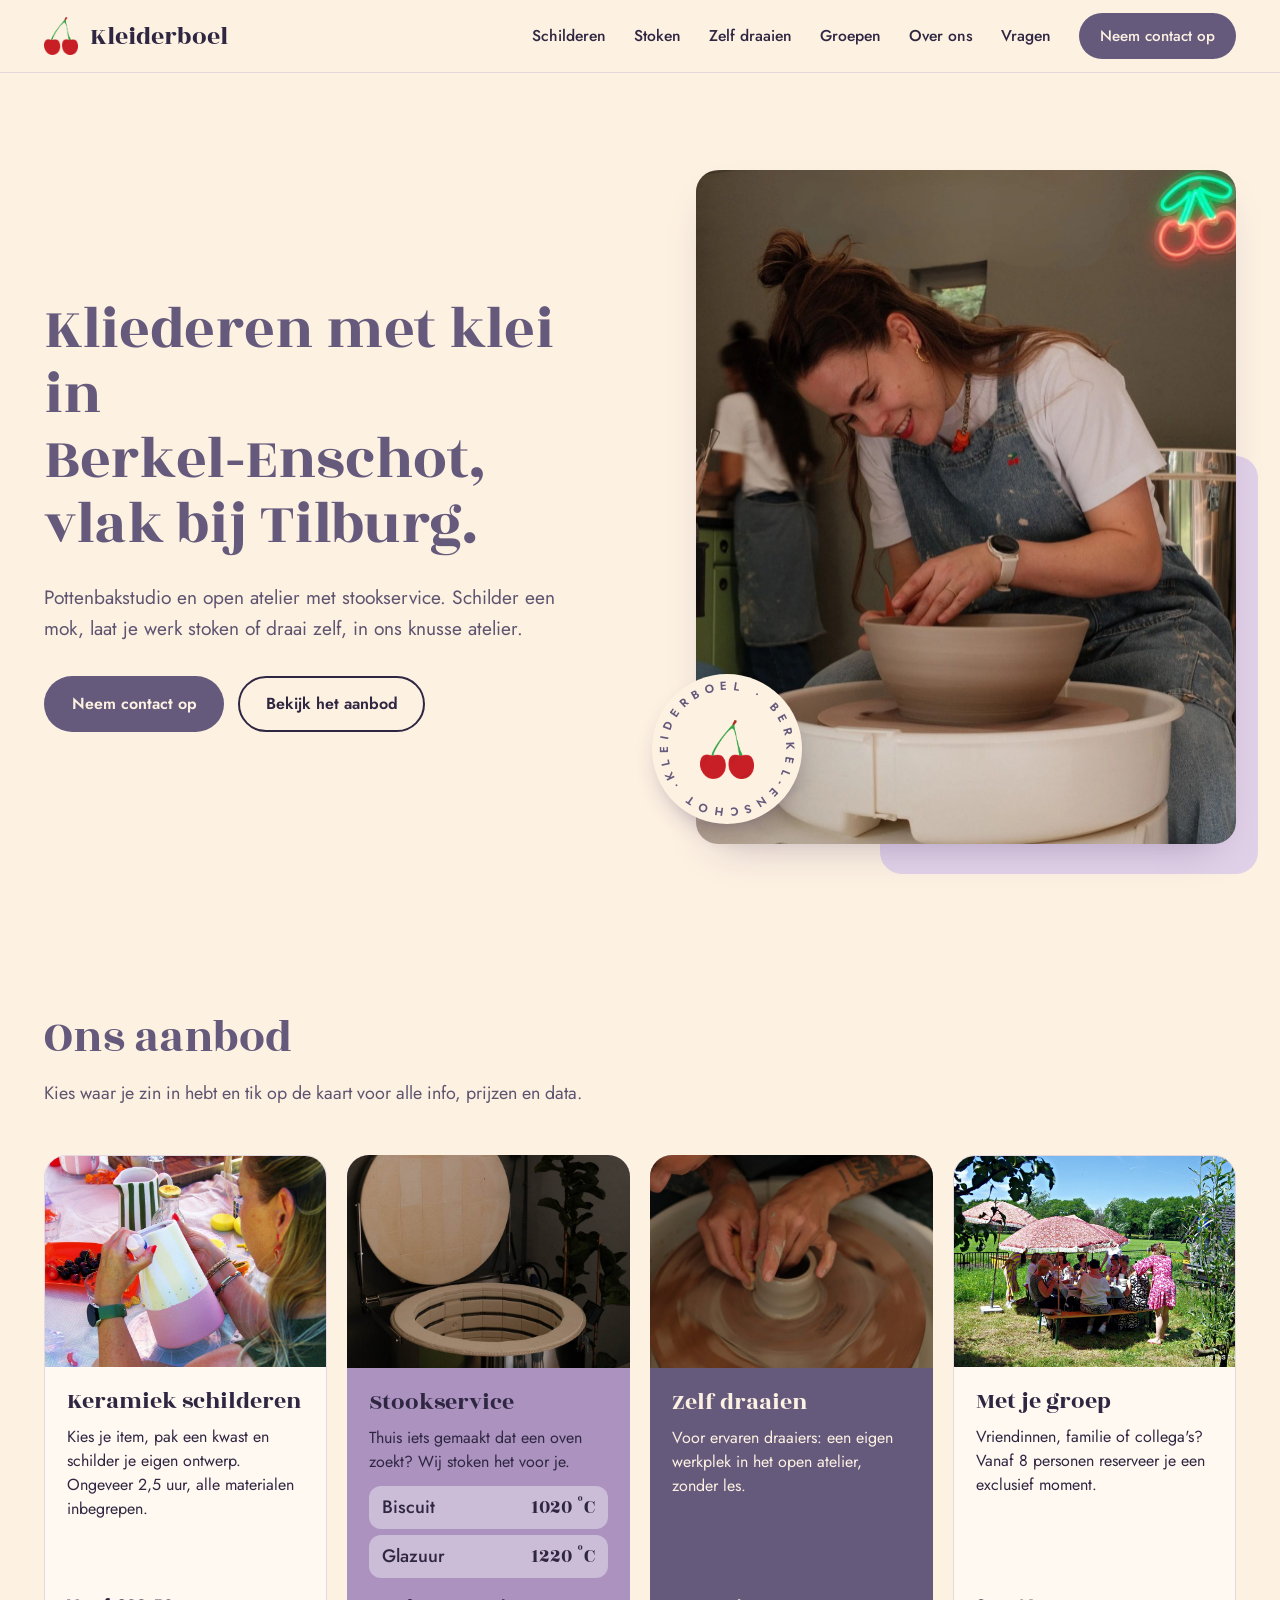
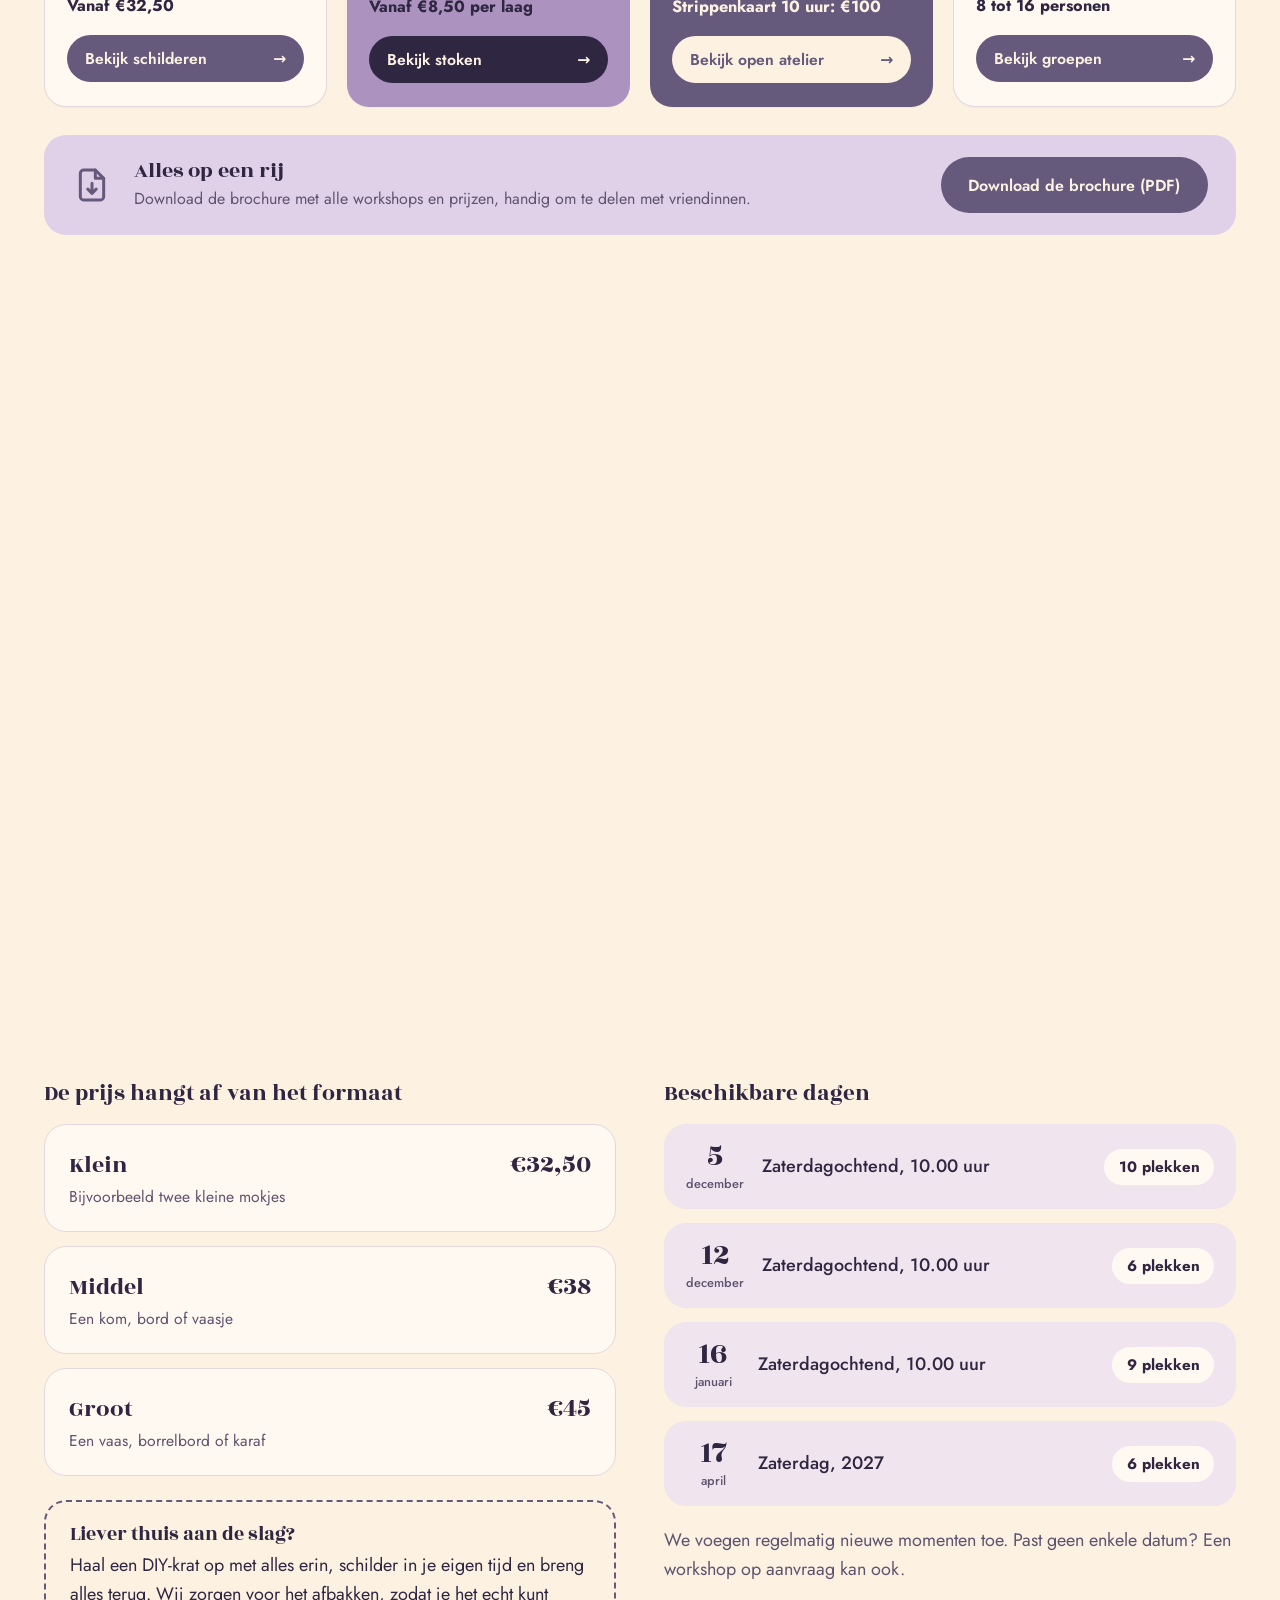
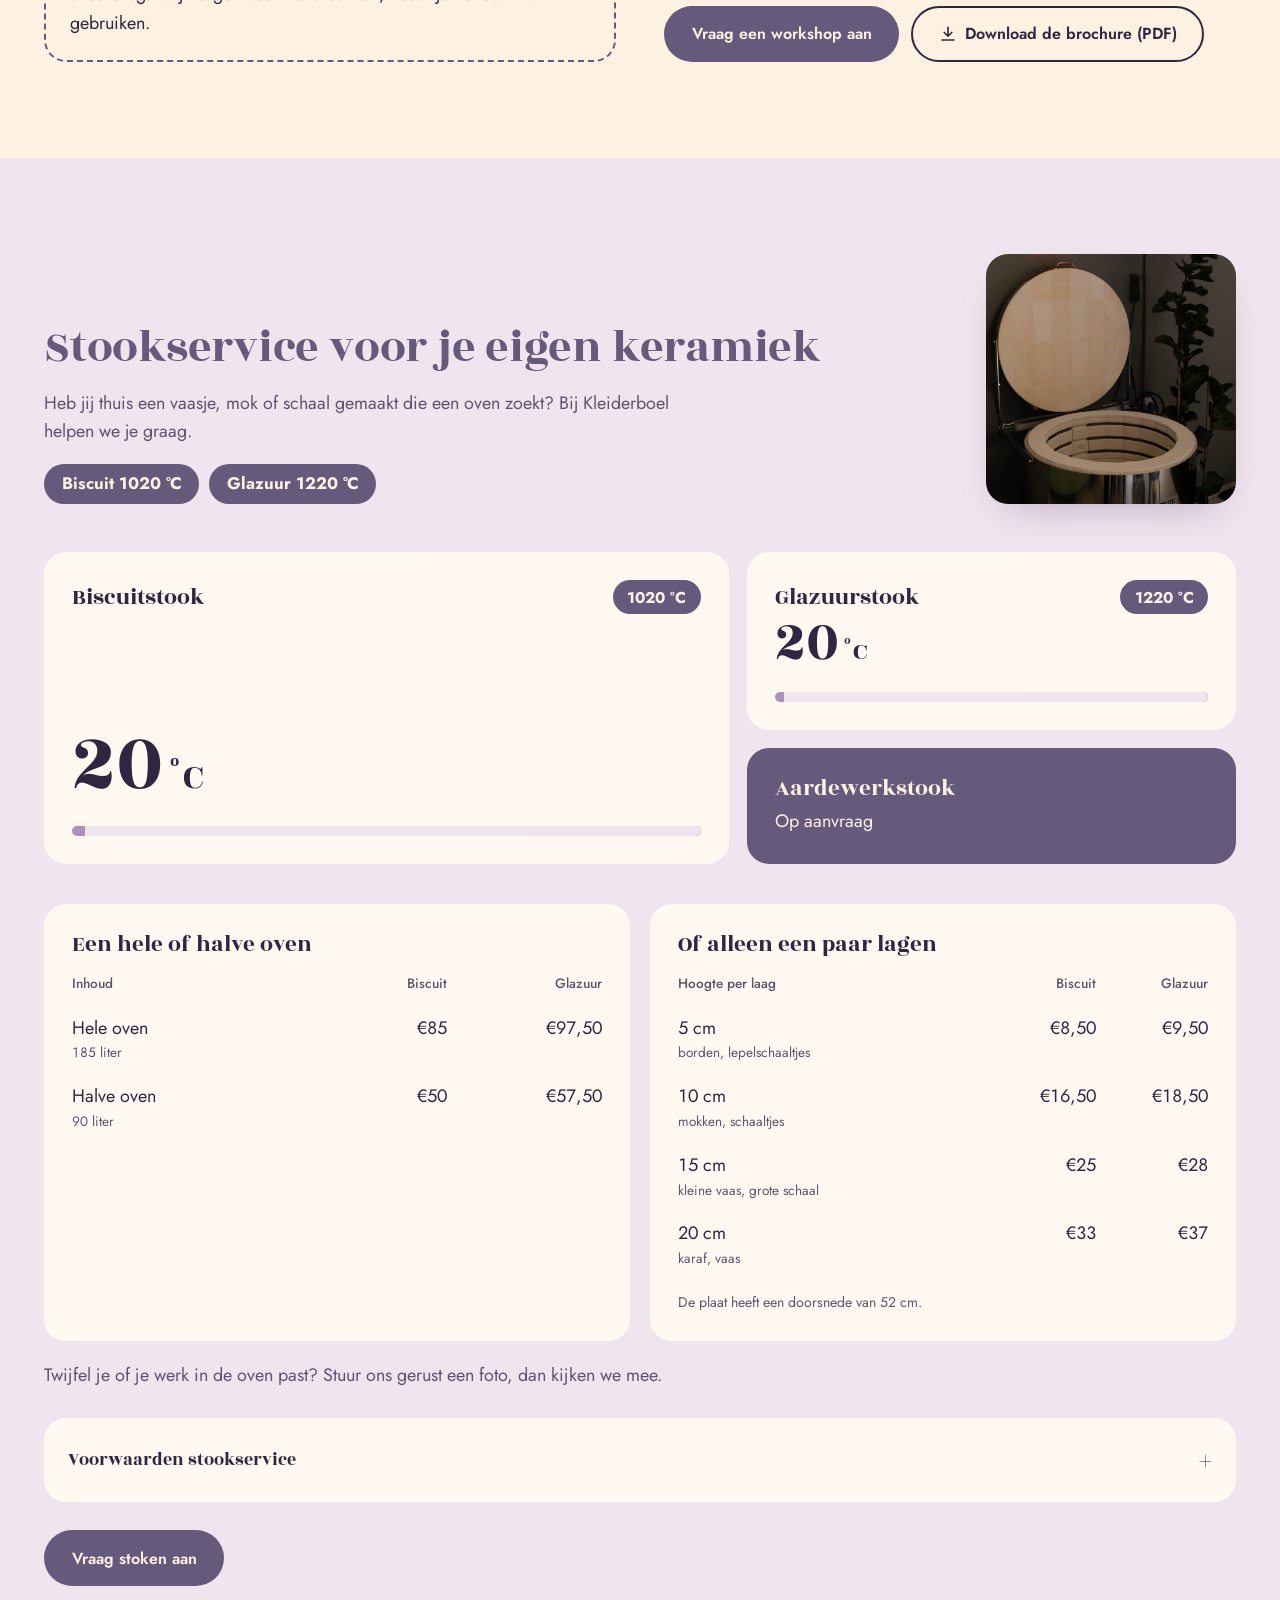
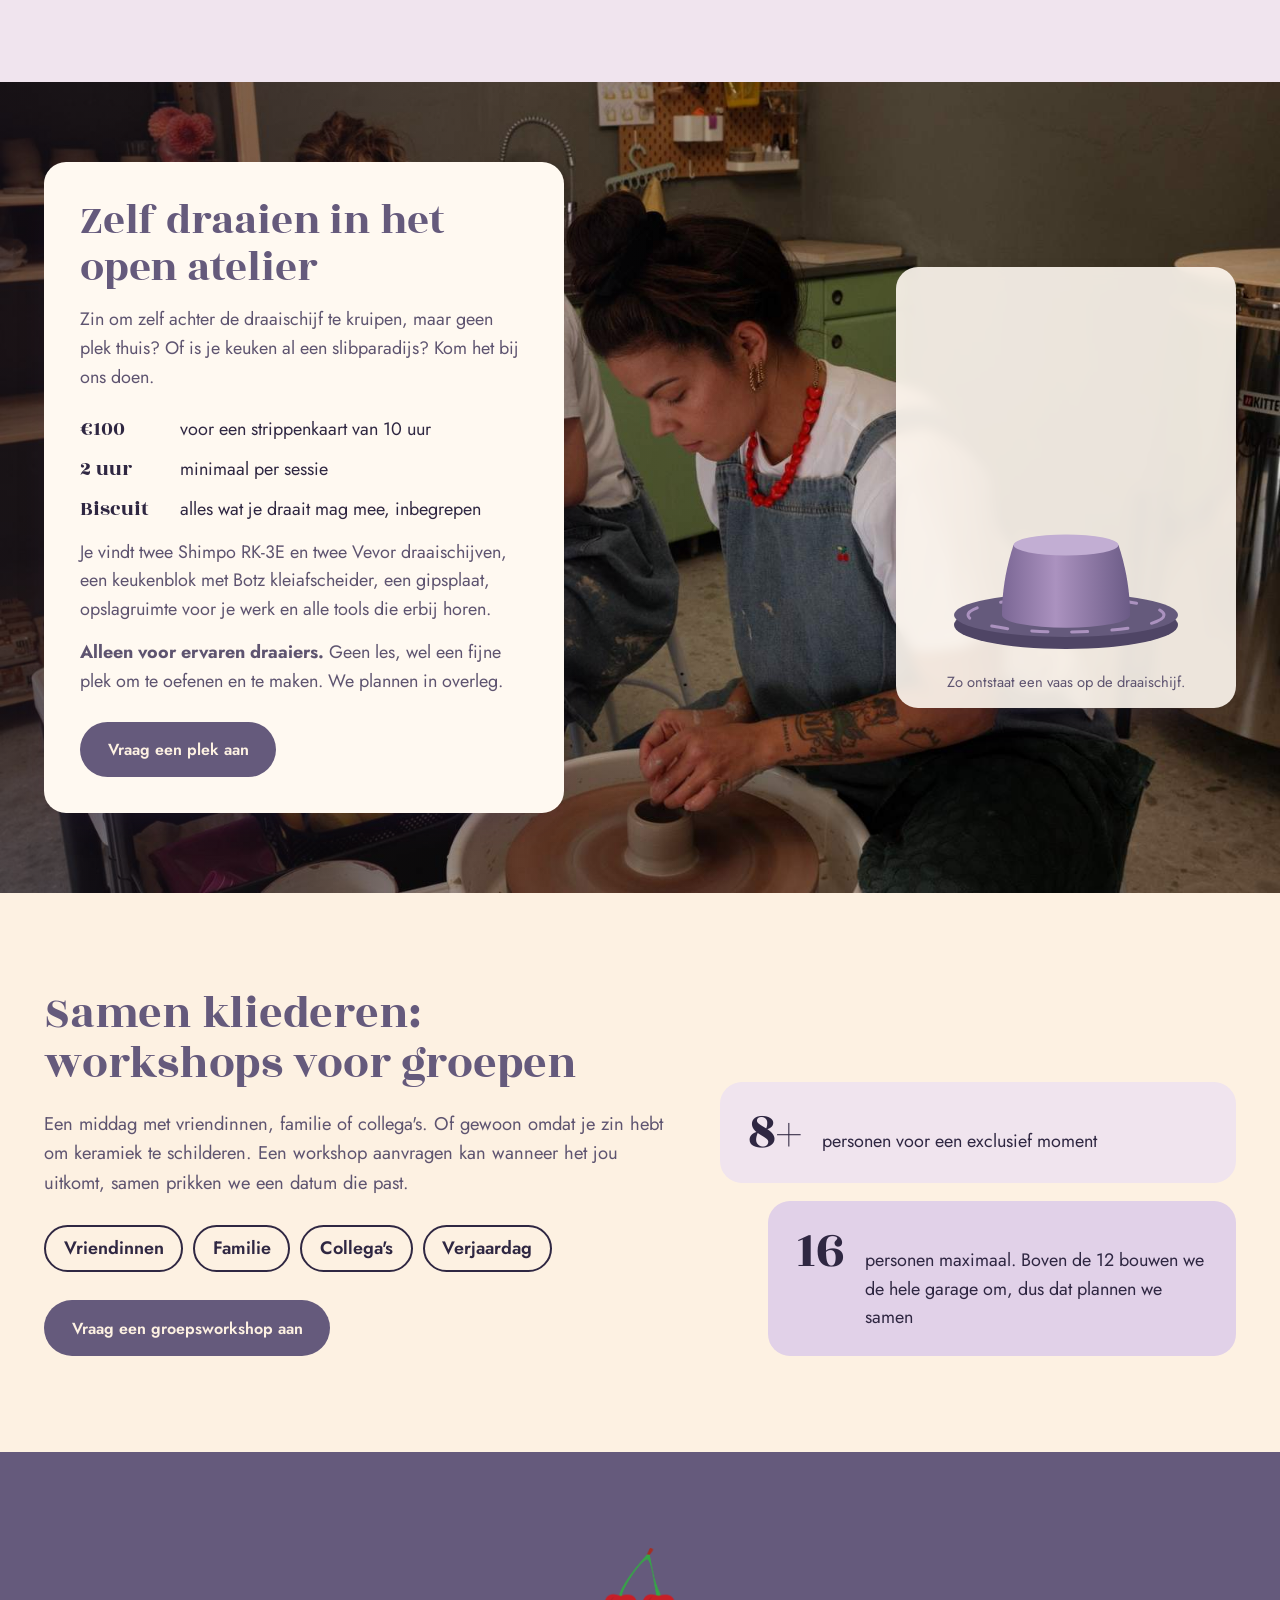
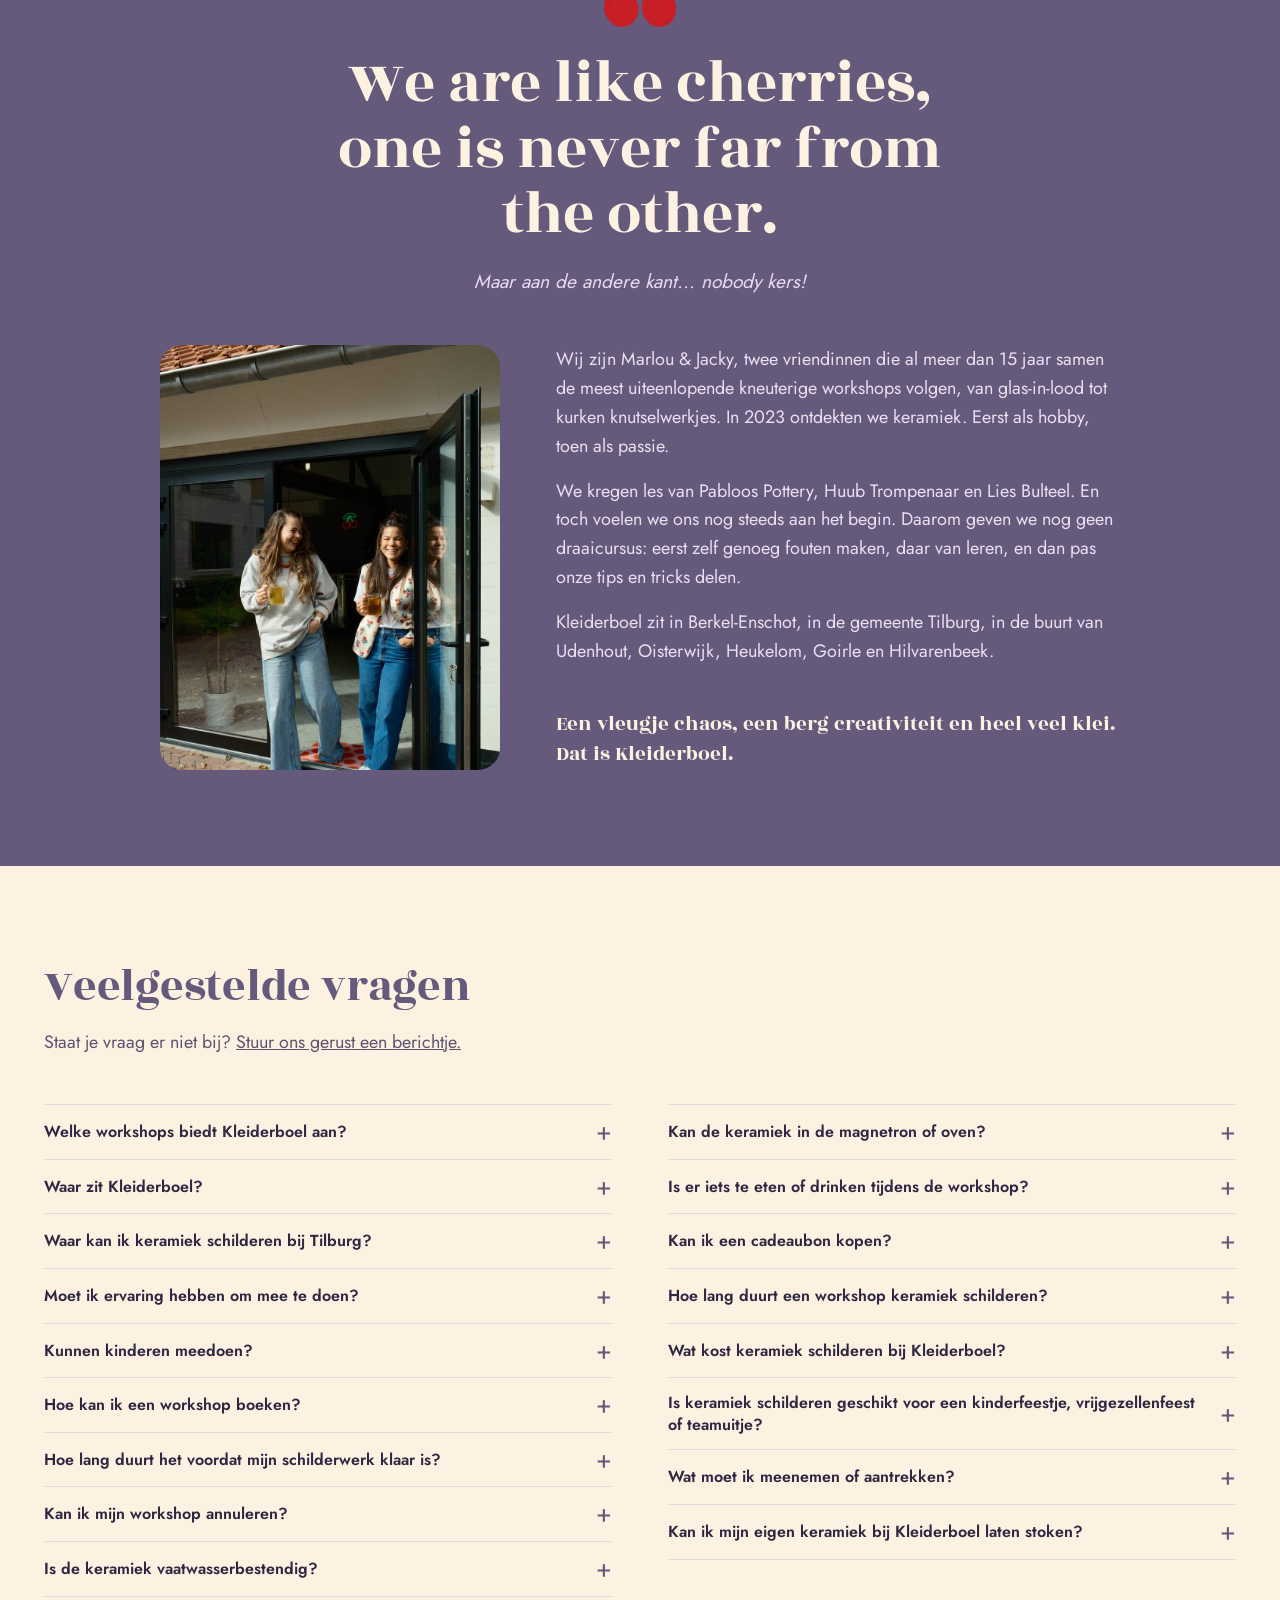
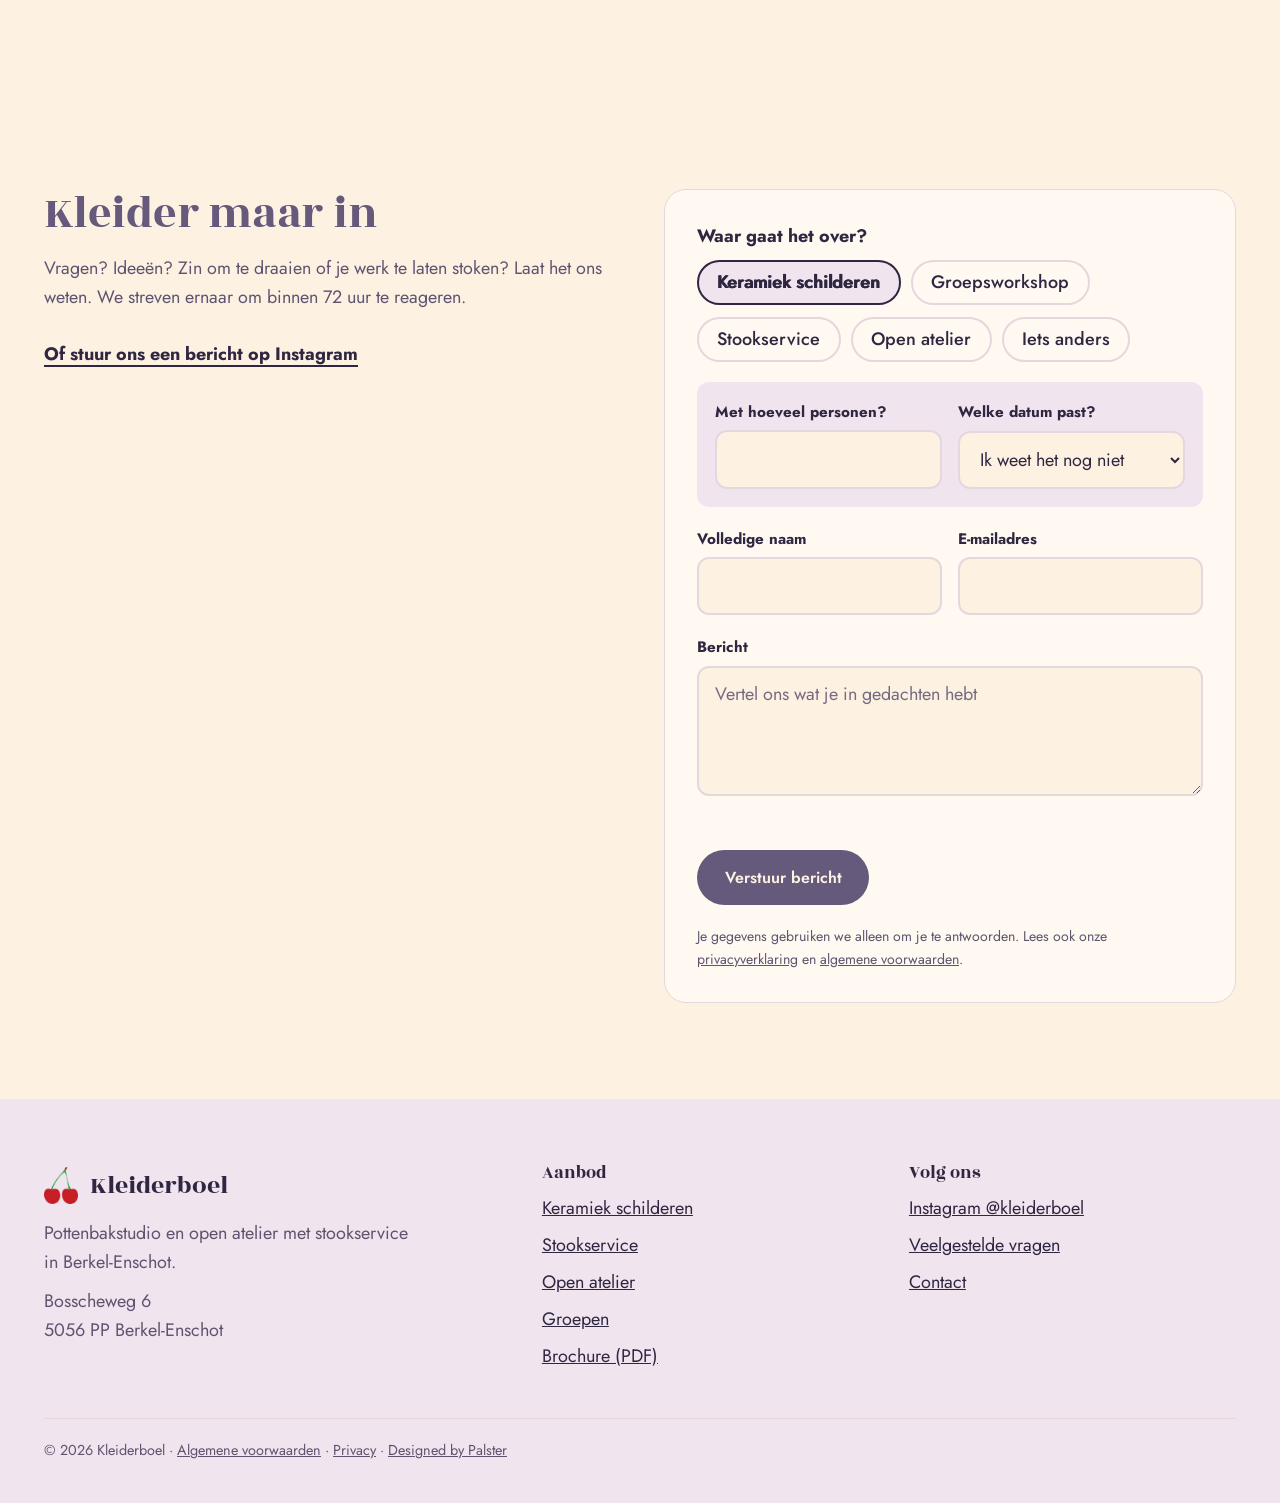
<file: index.html>
<!doctype html>
<html lang="nl">
<head>
<meta charset="utf-8">
<meta name="viewport" content="width=device-width, initial-scale=1">
<title>Keramiek schilderen bij Tilburg | Kleiderboel Berkel-Enschot</title>
<meta name="description" content="Keramiek schilderen, stookservice en open atelier bij Tilburg. Kleiderboel zit in Berkel-Enschot, voor workshops, groepen en kinderfeestjes.">
<link rel="canonical" href="https://kleiderboel.nl/">
<link rel="icon" type="image/png" href="/assets/img/cherries.png">
<meta name="theme-color" content="#FDF1E2">
<meta property="og:type" content="website"><meta property="og:locale" content="nl_NL"><meta property="og:site_name" content="Kleiderboel">
<meta property="og:title" content="Kleiderboel | Keramiek schilderen bij Tilburg">
<meta property="og:description" content="Keramiek schilderen, stookservice en open atelier in Berkel-Enschot, vlak bij Tilburg.">
<meta property="og:url" content="https://kleiderboel.nl/"><meta property="og:image" content="https://kleiderboel.nl/assets/img/door.jpg"><meta property="og:image:width" content="1200"><meta property="og:image:height" content="794"><meta property="og:image:alt" content="Een groep vrouwen schildert keramiek aan een lange tafel onder parasols in de tuin van Kleiderboel">
<meta name="twitter:card" content="summary_large_image"><meta name="twitter:image" content="https://kleiderboel.nl/assets/img/door.jpg"><meta name="robots" content="index, follow, max-image-preview:large">
<link rel="preload" href="/assets/fonts/rozha-one-400.woff2" as="font" type="font/woff2" crossorigin>
<link rel="preload" href="/assets/fonts/jost-variable.woff2" as="font" type="font/woff2" crossorigin>
<link rel="preload" href="/assets/img/hero.jpg" as="image" fetchpriority="high">
<link rel="stylesheet" href="/assets/css/style.css">
</head>
<body>
<a href="#main" class="sr" style="position:absolute;left:-9999px">Naar de inhoud</a>

<header class="nav">
  <div class="wrap">
    <a class="brand" href="#top" aria-label="Kleiderboel, naar boven">
      <img src="/assets/img/cherries.png" alt="" width="34" height="37">
      <span>Kleiderboel</span>
    </a>
    <button class="menu-toggle" aria-expanded="false" aria-controls="menu">Menu</button>
    <ul class="menu" id="menu">
      <li><a href="#schilderen">Schilderen</a></li>
      <li><a href="#stoken">Stoken</a></li>
      <li><a href="#draaien">Zelf draaien</a></li>
      <li><a href="#groepen">Groepen</a></li>
      <li><a href="#over-ons">Over ons</a></li>
      <li><a href="#faq">Vragen</a></li>
      <li><a class="btn btn-primary" href="#contact">Neem contact op</a></li>
    </ul>
  </div>
</header>

<main id="main">
<div id="top"></div>

<section class="hero" aria-labelledby="h-hero">
  <div class="wrap">
    <div class="rv">
      <h1 id="h-hero">Kliederen met klei in Berkel&#8209;Enschot, vlak bij Tilburg.</h1>
      <p class="lead">Pottenbakstudio en open atelier met stookservice. Schilder een mok, laat je werk stoken of draai zelf, in ons knusse atelier.</p>
      <div class="cta">
        <a class="btn btn-primary" href="#contact">Neem contact op</a>
        <a class="btn btn-ghost" href="#aanbod">Bekijk het aanbod</a>
      </div>
    </div>
    <div class="hero-art rv">
      <div class="frame">
        <img src="/assets/img/hero.jpg" alt="Een lachende vrouw bewerkt een kom op de draaischijf in het atelier, met de neonkers aan de muur" width="1080" height="1350" fetchpriority="high">
      </div>
      <div class="badge" aria-hidden="true">
        <svg viewBox="0 0 200 200"><defs><path id="ringPath" d="M100,100 m-79,0 a79,79 0 1,1 158,0 a79,79 0 1,1 -158,0"/></defs><g id="ringG"><text><textPath href="#ringPath" textLength="490" lengthAdjust="spacing">KLEIDERBOEL · BERKEL-ENSCHOT · </textPath></text></g></svg>
        <img class="mid" src="/assets/img/cherries.png" alt="" width="54" height="59">
      </div>
    </div>
  </div>
</section>

<section id="aanbod" aria-labelledby="h-aanbod" style="padding-top:40px;padding-bottom:24px">
  <div class="wrap">
    <div class="sec-head rv">
      <h2 id="h-aanbod">Ons aanbod</h2>
      <p class="measure">Kies waar je zin in hebt en tik op de kaart voor alle info, prijzen en data.</p>
    </div>
    <div class="offer">
      <a class="cell c-a rv" href="#schilderen">
        <div class="pic"><img loading="lazy" src="/assets/img/cup.jpg" alt="Een deelnemer schildert een karaf in pastelkleuren tijdens een workshop in de tuin" width="900" height="1359"></div>
        <div class="body">
          <h3>Keramiek schilderen</h3>
          <p>Kies je item, pak een kwast en schilder je eigen ontwerp. Ongeveer 2,5 uur, alle materialen inbegrepen.</p>
          <span class="price">Vanaf €32,50</span>
          <span class="go">Bekijk schilderen <i aria-hidden="true">&rarr;</i></span>
        </div>
      </a>
      <a class="cell c-b rv" href="#stoken">
        <div class="pic"><img loading="lazy" src="/assets/img/kiln.jpg" alt="De keramiekoven met open deksel, met de neonkers aan de muur erboven" width="800" height="1200"></div>
        <div class="body">
          <h3>Stookservice</h3>
          <p>Thuis iets gemaakt dat een oven zoekt? Wij stoken het voor je.</p>
          <ul class="degs"><li><span>Biscuit</span><b>1020 °C</b></li><li><span>Glazuur</span><b>1220 °C</b></li></ul>
          <span class="price">Vanaf €8,50 per laag</span>
          <span class="go">Bekijk stoken <i aria-hidden="true">&rarr;</i></span>
        </div>
      </a>
      <a class="cell c-c rv" href="#draaien">
        <div class="pic"><img loading="lazy" src="/assets/img/trim.jpg" alt="Handen vormen een kopje op de draaischijf" width="900" height="1125"></div>
        <div class="body">
          <h3>Zelf draaien</h3>
          <p>Voor ervaren draaiers: een eigen werkplek in het open atelier, zonder les.</p>
          <span class="price">Strippenkaart 10 uur: €100</span>
          <span class="go">Bekijk open atelier <i aria-hidden="true">&rarr;</i></span>
        </div>
      </a>
      <a class="cell c-d rv" href="#groepen">
        <div class="pic"><img loading="lazy" src="/assets/img/door.jpg" alt="Een groep vrouwen schildert keramiek aan een lange tafel onder parasols in de tuin" width="1200" height="794"></div>
        <div class="body">
          <h3>Met je groep</h3>
          <p>Vriendinnen, familie of collega's? Vanaf 8 personen reserveer je een exclusief moment.</p>
          <span class="price">8 tot 16 personen</span>
          <span class="go">Bekijk groepen <i aria-hidden="true">&rarr;</i></span>
        </div>
      </a>
    </div>
    <div class="dl rv">
      <svg width="40" height="40" viewBox="0 0 24 24" fill="none" stroke="currentColor" stroke-width="1.8" stroke-linecap="round" stroke-linejoin="round" aria-hidden="true"><path d="M14 3H7a2 2 0 0 0-2 2v14a2 2 0 0 0 2 2h10a2 2 0 0 0 2-2V8z"/><path d="M14 3v5h5M12 11v6m0 0l-2.5-2.5M12 17l2.5-2.5"/></svg>
      <div><h3>Alles op een rij</h3><p>Download de brochure met alle workshops en prijzen, handig om te delen met vriendinnen.</p></div>
      <a class="btn btn-primary" href="/wp-content/uploads/2026/08/h22026-keramiek-schilderen-workshop.pdf" target="_blank" rel="noopener">Download de brochure (PDF)</a>
    </div>
  </div>
</section>

<section id="schilderen" class="paint" aria-labelledby="h-paint">
  <div class="wrap">
    <div class="sec-head rv">
      <h2 id="h-paint">Keramiek schilderen bij Tilburg</h2>
      <p class="measure">Je kiest tijdens de workshop zelf wat je wilt schilderen, van een paar kleine mokjes tot een schaal, vaas of karaf. Koffie, thee en water staan klaar. Iets anders te drinken of te eten? Neem dit gerust zelf mee.</p>
    </div>
    <div class="studio rv">
      <div class="canvas-wrap">
        <canvas id="paintCanvas" role="img" aria-label="Een lege vaas om met een kwast te beschilderen. Alleen voor de lol, boeken kan hieronder."></canvas>
        <svg class="over" viewBox="0 0 320 420" aria-hidden="true"><defs><linearGradient id="gl" x1="0" x2="1"><stop offset="0" stop-color="#000" stop-opacity=".10"/><stop offset=".26" stop-color="#fff" stop-opacity=".42"/><stop offset=".38" stop-color="#fff" stop-opacity="0"/><stop offset="1" stop-color="#000" stop-opacity=".16"/></linearGradient></defs><ellipse cx="160" cy="399" rx="118" ry="9" fill="#2F2742" opacity=".16"/><path id="paintShape" fill="url(#gl)"/></svg>
        <svg class="brush" id="brush" viewBox="0 0 14 90" aria-hidden="true"><rect x="3" y="0" width="8" height="50" rx="4" fill="#655A7C"/><rect x="2" y="48" width="10" height="12" rx="2" fill="#C9C2D3"/><path id="brushTip" d="M2 60 L12 60 L12 72 Q7 90 2 72 Z" fill="currentColor"/></svg>
      </div>
      <div>
        <h3>Alvast een kwast vasthouden?</h3>
        <p class="measure" style="color:var(--ink-soft)">Kies een kleur en ga met de kwast over de vaas. Bij ons doe je dit met echt glazuur, op een echte vaas.</p>
        <div class="swatches" role="group" aria-label="Kies een kleur">
          <button type="button" class="sw" data-c="#AB92BF" aria-label="Amethist" aria-pressed="true" style="background:#AB92BF"></button>
          <button type="button" class="sw" data-c="#655A7C" aria-label="Dolfijn" aria-pressed="false" style="background:#655A7C"></button>
          <button type="button" class="sw" data-c="#C97B5A" aria-label="Terracotta" aria-pressed="false" style="background:#C97B5A"></button>
          <button type="button" class="sw" data-c="#9CB59B" aria-label="Saliegroen" aria-pressed="false" style="background:#9CB59B"></button>
          <button type="button" class="sw" data-c="#E3B04B" aria-label="Mosterd" aria-pressed="false" style="background:#E3B04B"></button>
          <button type="button" class="sw" data-c="#C81E26" aria-label="Kersenrood" aria-pressed="false" style="background:#C81E26"></button>
        </div>
        <label class="dik" for="paintSize">Kwast <input id="paintSize" type="range" min="8" max="42" value="22"></label>
        <button type="button" class="btn btn-ghost" id="paintClear">Opnieuw beginnen</button>
      </div>
    </div>
    <div class="two">
      <div class="rv">
        <h3 style="margin-bottom:18px">De prijs hangt af van het formaat</h3>
        <div class="sizes">
          <div class="size"><div><b>Klein</b><br><span class="d">Bijvoorbeeld twee kleine mokjes</span></div><span class="eur">€32,50</span></div>
          <div class="size"><div><b>Middel</b><br><span class="d">Een kom, bord of vaasje</span></div><span class="eur">€38</span></div>
          <div class="size"><div><b>Groot</b><br><span class="d">Een vaas, borrelbord of karaf</span></div><span class="eur">€45</span></div>
        </div>
        <div class="diy">
          <h3>Liever thuis aan de slag?</h3>
          <p>Haal een DIY-krat op met alles erin, schilder in je eigen tijd en breng alles terug. Wij zorgen voor het afbakken, zodat je het echt kunt gebruiken.</p>
        </div>
      </div>
      <div class="rv">
        <h3 style="margin-bottom:18px">Beschikbare dagen</h3>
        <div class="dates">
                    <div class="date"><div class="day">5<small>december</small></div><div class="when">Zaterdagochtend, 10.00 uur</div><div class="left">10 plekken</div></div>
          <div class="date"><div class="day">12<small>december</small></div><div class="when">Zaterdagochtend, 10.00 uur</div><div class="left">6 plekken</div></div>
          <div class="date"><div class="day">16<small>januari</small></div><div class="when">Zaterdagochtend, 10.00 uur</div><div class="left">9 plekken</div></div>
          <div class="date"><div class="day">17<small>april</small></div><div class="when">Zaterdag, 2027</div><div class="left">6 plekken</div></div>
        </div>
        <p class="note">We voegen regelmatig nieuwe momenten toe. Past geen enkele datum? Een workshop op aanvraag kan ook.</p>
        <p class="ctas"><a class="btn btn-primary" href="#contact" data-topic="schilderen">Vraag een workshop aan</a><a class="btn btn-ghost" href="/wp-content/uploads/2026/08/h22026-keramiek-schilderen-workshop.pdf" target="_blank" rel="noopener"><svg width="18" height="18" viewBox="0 0 24 24" fill="none" stroke="currentColor" stroke-width="2.2" stroke-linecap="round" stroke-linejoin="round" aria-hidden="true"><path d="M12 3v12m0 0l-5-5m5 5l5-5M4 20h16"/></svg>Download de brochure (PDF)</a></p>
      </div>
    </div>
  </div>
</section>

<section id="stoken" class="fire" aria-labelledby="h-fire">
  <div class="wrap">
    <div class="fire-head">
      <div class="sec-head rv">
        <h2 id="h-fire">Stookservice voor je eigen keramiek</h2>
        <p class="measure">Heb jij thuis een vaasje, mok of schaal gemaakt die een oven zoekt? Bij Kleiderboel helpen we je graag.</p>
        <p class="tempsum"><span class="tag">Biscuit 1020 °C</span><span class="tag">Glazuur 1220 °C</span></p>
      </div>
      <figure class="fire-pic rv"><img loading="lazy" src="/assets/img/kiln.jpg" alt="De keramiekoven met open deksel, met de neonkers aan de muur erboven" width="800" height="1200"></figure>
    </div>
    <div class="temps">
      <div class="temp t1 rv" data-heat="1020"><i class="glow"></i><div class="th"><h3>Biscuitstook</h3><span class="tag">1020 °C</span></div><div><div class="deg" aria-hidden="true"><span class="num">1020</span><span class="u">°C</span></div><span class="sr-only">1020 graden Celsius</span><div class="heat" aria-hidden="true"><i></i></div></div></div>
      <div class="temp t2 rv" data-heat="1220"><i class="glow"></i><div class="th"><h3>Glazuurstook</h3><span class="tag">1220 °C</span></div><div><div class="deg" aria-hidden="true" style="font-size:clamp(2.4rem,4.6vw,3.6rem)"><span class="num">1220</span><span class="u">°C</span></div><span class="sr-only">1220 graden Celsius</span><div class="heat" aria-hidden="true"><i></i></div></div></div>
      <div class="temp t3 rv"><h3>Aardewerkstook</h3><p style="margin-top:6px">Op aanvraag</p></div>
    </div>
    <div class="prices">
      <div class="pcard rv">
        <h3>Een hele of halve oven</h3>
        <table>
          <thead><tr><th scope="col">Inhoud</th><th scope="col">Biscuit</th><th scope="col">Glazuur</th></tr></thead>
          <tbody>
            <tr><td>Hele oven<small>185 liter</small></td><td>€85</td><td>€97,50</td></tr>
            <tr><td>Halve oven<small>90 liter</small></td><td>€50</td><td>€57,50</td></tr>
          </tbody>
        </table>
      </div>
      <div class="pcard rv">
        <h3>Of alleen een paar lagen</h3>
        <table>
          <thead><tr><th scope="col">Hoogte per laag</th><th scope="col">Biscuit</th><th scope="col">Glazuur</th></tr></thead>
          <tbody>
            <tr><td>5 cm<small>borden, lepelschaaltjes</small></td><td>€8,50</td><td>€9,50</td></tr>
            <tr><td>10 cm<small>mokken, schaaltjes</small></td><td>€16,50</td><td>€18,50</td></tr>
            <tr><td>15 cm<small>kleine vaas, grote schaal</small></td><td>€25</td><td>€28</td></tr>
            <tr><td>20 cm<small>karaf, vaas</small></td><td>€33</td><td>€37</td></tr>
          </tbody>
        </table>
        <p class="sub-note" style="margin-top:12px">De plaat heeft een doorsnede van 52 cm.</p>
      </div>
    </div>
    <p class="note rv">Twijfel je of je werk in de oven past? Stuur ons gerust een foto, dan kijken we mee.</p>
    <details class="rv">
      <summary>Voorwaarden stookservice</summary>
      <div class="terms">
        <div><b>Werkwijze</b>We berekenen de kosten op basis van de ingenomen ovenruimte, niet op gewicht. Je brengt en haalt je werk zelf, wij laden en lossen. De oven wordt gestookt wanneer hij vol is, en je krijgt bericht als je werk klaarstaat.</div>
        <div><b>Eigen verantwoordelijkheid</b>Werk moet volledig droog zijn. Jij kiest de juiste combinatie van klei, glazuur en stooktemperatuur. Schade door ongeschikt glazuur is voor rekening van de maker.</div>
        <div><b>Druipglazuren</b>Gebruik je sterk vloeiende glazuren, zoals Mayco Honey Flux of Botz Plus? Lever dan een passend klei-onderplaatje mee.</div>
        <div><b>Aansprakelijkheid</b>We gaan zorgvuldig om met ieder werkstuk, maar Kleiderboel is niet aansprakelijk voor schade tijdens het stookproces, tenzij er aantoonbaar nalatigheid is.</div>
      </div>
    </details>
    <p style="margin-top:28px" class="rv"><a class="btn btn-primary" href="#contact" data-topic="stoken">Vraag stoken aan</a></p>
  </div>
</section>

<section id="draaien" class="spin" aria-labelledby="h-spin">
  <div class="band">
    <img loading="lazy" src="/assets/img/two-wheel.jpg" alt="Marlou en Jacky aan het werk in het atelier, een van hen draait een kommetje op de draaischijf" width="1600" height="1066">
    <div class="wrap">
      <div class="card rv">
        <h2 id="h-spin">Zelf draaien in het open atelier</h2>
        <p>Zin om zelf achter de draaischijf te kruipen, maar geen plek thuis? Of is je keuken al een slibparadijs? Kom het bij ons doen.</p>
        <ul class="facts">
          <li><b>€100</b><span>voor een strippenkaart van 10 uur</span></li>
          <li><b>2 uur</b><span>minimaal per sessie</span></li>
          <li><b>Biscuit</b><span>alles wat je draait mag mee, inbegrepen</span></li>
        </ul>
        <p>Je vindt twee Shimpo RK-3E en twee Vevor draaischijven, een keukenblok met Botz kleiafscheider, een gipsplaat, opslagruimte voor je werk en alle tools die erbij horen.</p>
        <p><b>Alleen voor ervaren draaiers.</b> Geen les, wel een fijne plek om te oefenen en te maken. We plannen in overleg.</p>
        <a class="btn btn-primary" href="#contact" data-topic="draaien">Vraag een plek aan</a>
      </div>
      <figure class="stage rv" id="stage">
        <svg viewBox="0 0 300 380" role="img" aria-label="Een klompje klei dat op de draaischijf stap voor stap een vaas wordt">
          <defs>
            <linearGradient id="clay" x1="0" x2="1"><stop offset="0" stop-color="#7B6795"/><stop offset=".42" stop-color="#AB92BF"/><stop offset="1" stop-color="#6B5B86"/></linearGradient>
            <linearGradient id="shine" x1="0" x2="1"><stop offset="0" stop-color="#fff" stop-opacity="0"/><stop offset=".5" stop-color="#fff" stop-opacity=".36"/><stop offset="1" stop-color="#fff" stop-opacity="0"/></linearGradient>
            <clipPath id="vaseClipPath"><path id="vaseClip"/></clipPath>
          </defs>
          <ellipse cx="150" cy="338" rx="112" ry="24" fill="#4F4565"/>
          <ellipse cx="150" cy="328" rx="112" ry="22" fill="#655A7C"/>
          <ellipse class="spin-ring" cx="150" cy="328" rx="98" ry="17" fill="none" stroke="#AB92BF" stroke-width="3" stroke-dasharray="16 24" stroke-linecap="round"/>
          <path id="vase" fill="url(#clay)"/>
          <g clip-path="url(#vaseClipPath)"><rect class="sweep" x="-60" y="0" width="64" height="380" fill="url(#shine)"/></g>
          <ellipse id="vaseTop" fill="#C2AED3"/>
          <ellipse id="vaseHole" fill="#4F4565" opacity="0"/>
        </svg>
        <figcaption>Zo ontstaat een vaas op de draaischijf.</figcaption>
      </figure>
    </div>
  </div>
</section>

<section id="groepen" class="group" aria-labelledby="h-group">
  <div class="wrap">
    <div class="stack">
      <div class="rv">
        <h2 id="h-group">Samen kliederen: workshops voor groepen</h2>
        <p class="measure" style="margin-top:20px;font-size:1.15rem;color:var(--ink-soft)">Een middag met vriendinnen, familie of collega's. Of gewoon omdat je zin hebt om keramiek te schilderen. Een workshop aanvragen kan wanneer het jou uitkomt, samen prikken we een datum die past.</p>
        <div class="occasions" aria-label="Voor wie">
          <span class="chip">Vriendinnen</span><span class="chip">Familie</span><span class="chip">Collega's</span><span class="chip">Verjaardag</span>
        </div>
        <p style="margin-top:28px"><a class="btn btn-primary" href="#contact" data-topic="groep">Vraag een groepsworkshop aan</a></p>
      </div>
      <div class="stats rv">
        <div class="stat"><span class="n">8+</span><span>personen voor een exclusief moment</span></div>
        <div class="stat"><span class="n">16</span><span>personen maximaal. Boven de 12 bouwen we de hele garage om, dus dat plannen we samen</span></div>
      </div>
    </div>
  </div>
</section>

<section id="over-ons" class="about" aria-labelledby="h-about">
  <div class="wrap">
    <img class="cherries rv" src="/assets/img/cherries.png" alt="" width="72" height="79">
    <h2 id="h-about" class="rv" style="position:absolute;left:-9999px">Over ons</h2>
    <blockquote class="rv">We are like cherries, one is never far from the other.</blockquote>
    <p class="pun rv">Maar aan de andere kant... nobody kers!</p>
    <div class="about-grid">
    <figure class="about-pic rv"><img loading="lazy" src="/assets/img/tea.jpg" alt="Marlou en Jacky met een kop thee in de open deur van het atelier" width="900" height="1350"></figure>
    <div class="story rv">
      <p>Wij zijn Marlou &amp; Jacky, twee vriendinnen die al meer dan 15 jaar samen de meest uiteenlopende kneuterige workshops volgen, van glas-in-lood tot kurken knutselwerkjes. In 2023 ontdekten we keramiek. Eerst als hobby, toen als passie.</p>
      <p>We kregen les van Pabloos Pottery, Huub Trompenaar en Lies Bulteel. En toch voelen we ons nog steeds aan het begin. Daarom geven we nog geen draaicursus: eerst zelf genoeg fouten maken, daar van leren, en dan pas onze tips en tricks delen.</p>
      <p>Kleiderboel zit in Berkel-Enschot, in de gemeente Tilburg, in de buurt van Udenhout, Oisterwijk, Heukelom, Goirle en Hilvarenbeek.</p>
      <p class="sign">Een vleugje chaos, een berg creativiteit en heel veel klei. Dat is Kleiderboel.</p>
    </div>
    </div>
  </div>
</section>

<section id="faq" class="faq" aria-labelledby="h-faq">
  <div class="wrap">
    <div class="sec-head rv">
      <h2 id="h-faq">Veelgestelde vragen</h2>
      <p class="measure">Staat je vraag er niet bij? <a href="#contact">Stuur ons gerust een berichtje.</a></p>
    </div>
    <div class="faq-grid"><div class="faq-col"><details class="rv"><summary>Welke workshops biedt Kleiderboel aan?</summary><div class="ans">Bij Kleiderboel in Berkel-Enschot kun je terecht voor keramiek schilderen, het open atelier en onze stookservice. 🍒<ul><li><b>Keramiek schilderen:</b> kies een stuk (mok, bord, schaaltje, noem maar op) en schilder er je eigen ontwerp op. Leuk als uitje met vriendinnen, als kinderfeestje of gewoon voor jezelf.</li><li><b>Open atelier:</b> lekker aan de slag in je eigen tempo, zonder vast programma. Voor als je al kunt pottenbakken en een plekje zoekt.</li><li><b>Stookservice:</b> heb je zelf iets gemaakt of geschilderd? Wij stoken het voor je, zodat het sterk, glanzend en klaar voor gebruik uit de oven komt.</li></ul></div></details><details class="rv"><summary>Waar zit Kleiderboel?</summary><div class="ans">Kleiderboel zit in onze omgebouwde garage in Berkel-Enschot, vlak bij Tilburg. Bosscheweg 6, Berkel-Enschot.</div></details><details class="rv"><summary>Waar kan ik keramiek schilderen bij Tilburg?</summary><div class="ans">Bij Kleiderboel in Berkel-Enschot, vlak bij Tilburg. Je schildert je eigen stuk keramiek tijdens een workshop bij ons op Bosscheweg 6. Bekijk <a href="#schilderen">de beschikbare dagen</a> en boek via het <a href="#contact">contactformulier</a>.</div></details><details class="rv"><summary>Moet ik ervaring hebben om mee te doen?</summary><div class="ans">Nee, helemaal niet. Je hoeft niet te kunnen tekenen of schilderen. Wij helpen je op weg met kleuren, technieken en ideeën, en als het niet meteen perfect wordt: dat hoort erbij. Het wordt toch altijd uniek en meestal mooier dan je zelf verwacht.</div></details><details class="rv"><summary>Kunnen kinderen meedoen?</summary><div class="ans">Ja, jong en oud is welkom! Kinderen schilderen onder begeleiding mee, dus ook voor een kinderfeestje of een middag met de kleinkinderen is dit een leuke activiteit.</div></details><details class="rv"><summary>Hoe kan ik een workshop boeken?</summary><div class="ans">Boeken kan via ons <a href="#contact">contactformulier</a> of door ons te sturen via <a href="https://www.instagram.com/kleiderboel" rel="noopener">Instagram DM</a>. Laat even weten met hoeveel mensen je komt, welke dag je in gedachten hebt en waar je zin in hebt, dan regelen wij de rest.</div></details><details class="rv"><summary>Hoe lang duurt het voordat mijn schilderwerk klaar is?</summary><div class="ans">Je schilderwerk is doorgaans na zo'n 3 weken klaar. Na het schilderen moet het stuk eerst drogen en daarna gestookt worden. Zodra het uit de oven is, laten we je weten dat je het kunt ophalen.</div></details><details class="rv"><summary>Kan ik mijn workshop annuleren?</summary><div class="ans">Ja, tot 72 uur van tevoren kun je kosteloos annuleren. Daarna gelden de voorwaarden uit onze <a href="/algemene-voorwaarden/">algemene voorwaarden</a>.</div></details><details class="rv"><summary>Is de keramiek vaatwasserbestendig?</summary><div class="ans">Items van de keramiek schilder workshop raden wij aan niet in de vaatwasser te doen. Koop je een item dat wij zelf gedraaid hebben, dan kan dit zeker in de vaatwasser. Maar met de hand afwassen is het beste. Zo blijven de kleuren en de glans langer mooi, en gaat je zelfgemaakte mok langer mee.</div></details></div><div class="faq-col"><details class="rv"><summary>Kan de keramiek in de magnetron of oven?</summary><div class="ans">Items van de keramiek schilder workshop niet. Koop je onze zelfgemaakte items? Dan kan het wel: onze keramiek kan in de magnetron en in de oven.</div></details><details class="rv"><summary>Is er iets te eten of drinken tijdens de workshop?</summary><div class="ans">Ja, er staan thee, water en koffie voor je klaar. Heb je zin in iets lekkers erbij? Neem gerust je eigen snacks mee, dan maak je er een gezellige middag van.</div></details><details class="rv"><summary>Kan ik een cadeaubon kopen?</summary><div class="ans">Ja, een cadeaubon voor keramiek schilderen kan! Stuur ons een berichtje via het <a href="#contact">contactformulier</a> of via <a href="https://www.instagram.com/kleiderboel" rel="noopener">Instagram DM</a>, dan regelen we samen de bon. Een leuk cadeau voor verjaardagen, Sinterklaas, kerst of gewoon omdat het kan.</div></details><details class="rv"><summary>Hoe lang duurt een workshop keramiek schilderen?</summary><div class="ans">Een workshop duurt ongeveer 2,5 uur. Je hebt dus ruim de tijd om te kiezen, schilderen en een kop thee of koffie te drinken.</div></details><details class="rv"><summary>Wat kost keramiek schilderen bij Kleiderboel?</summary><div class="ans">De prijs hangt af van het stuk dat je kiest en het soort workshop. Alle prijzen vind je <a href="#schilderen">hier</a>.</div></details><details class="rv"><summary>Is keramiek schilderen geschikt voor een kinderfeestje, vrijgezellenfeest of teamuitje?</summary><div class="ans">Ja, dit kan allemaal. Je krijgt een leuk stuk om mee naar huis te nemen en een gezellige middag erbij. Stuur ons een bericht met je wensen via het <a href="#contact">contactformulier</a> of <a href="https://www.instagram.com/kleiderboel" rel="noopener">Instagram</a>.</div></details><details class="rv"><summary>Wat moet ik meenemen of aantrekken?</summary><div class="ans">Niks bijzonders. Trek kleding aan waar je geen last van hebt als er verf op komt. Is dat wel zo? Dan was je het er makkelijk uit. Wij zorgen voor penselen, glazuur en alle tools die je nodig hebt.</div></details><details class="rv"><summary>Kan ik mijn eigen keramiek bij Kleiderboel laten stoken?</summary><div class="ans">Ja, dat kan met onze stookservice. We stoken biscuit op 1020 °C en glazuur op 1220 °C, voor een halve of hele oven of per laag. Aardewerkstook is op aanvraag. De tarieven vind je bij <a href="#stoken">de stookservice</a>.</div></details></div></div>
  </div>
</section>
<script type="application/ld+json">{"@context": "https://schema.org", "@type": "FAQPage", "mainEntity": [{"@type": "Question", "name": "Welke workshops biedt Kleiderboel aan?", "acceptedAnswer": {"@type": "Answer", "text": "Bij Kleiderboel in Berkel-Enschot kun je terecht voor keramiek schilderen, het open atelier en onze stookservice. 🍒 Keramiek schilderen: kies een stuk (mok, bord, schaaltje, noem maar op) en schilder er je eigen ontwerp op. Leuk als uitje met vriendinnen, als kinderfeestje of gewoon voor jezelf. Open atelier: lekker aan de slag in je eigen tempo, zonder vast programma. Voor als je al kunt pottenbakken en een plekje zoekt. Stookservice: heb je zelf iets gemaakt of geschilderd? Wij stoken het voor je, zodat het sterk, glanzend en klaar voor gebruik uit de oven komt."}}, {"@type": "Question", "name": "Waar zit Kleiderboel?", "acceptedAnswer": {"@type": "Answer", "text": "Kleiderboel zit in onze omgebouwde garage in Berkel-Enschot, vlak bij Tilburg. Bosscheweg 6, Berkel-Enschot."}}, {"@type": "Question", "name": "Waar kan ik keramiek schilderen bij Tilburg?", "acceptedAnswer": {"@type": "Answer", "text": "Bij Kleiderboel in Berkel-Enschot, vlak bij Tilburg. Je schildert je eigen stuk keramiek tijdens een workshop bij ons op Bosscheweg 6. Bekijk de beschikbare dagen en boek via het contactformulier."}}, {"@type": "Question", "name": "Moet ik ervaring hebben om mee te doen?", "acceptedAnswer": {"@type": "Answer", "text": "Nee, helemaal niet. Je hoeft niet te kunnen tekenen of schilderen. Wij helpen je op weg met kleuren, technieken en ideeën, en als het niet meteen perfect wordt: dat hoort erbij. Het wordt toch altijd uniek en meestal mooier dan je zelf verwacht."}}, {"@type": "Question", "name": "Kunnen kinderen meedoen?", "acceptedAnswer": {"@type": "Answer", "text": "Ja, jong en oud is welkom! Kinderen schilderen onder begeleiding mee, dus ook voor een kinderfeestje of een middag met de kleinkinderen is dit een leuke activiteit."}}, {"@type": "Question", "name": "Hoe kan ik een workshop boeken?", "acceptedAnswer": {"@type": "Answer", "text": "Boeken kan via ons contactformulier of door ons te sturen via Instagram DM. Laat even weten met hoeveel mensen je komt, welke dag je in gedachten hebt en waar je zin in hebt, dan regelen wij de rest."}}, {"@type": "Question", "name": "Hoe lang duurt het voordat mijn schilderwerk klaar is?", "acceptedAnswer": {"@type": "Answer", "text": "Je schilderwerk is doorgaans na zo'n 3 weken klaar. Na het schilderen moet het stuk eerst drogen en daarna gestookt worden. Zodra het uit de oven is, laten we je weten dat je het kunt ophalen."}}, {"@type": "Question", "name": "Kan ik mijn workshop annuleren?", "acceptedAnswer": {"@type": "Answer", "text": "Ja, tot 72 uur van tevoren kun je kosteloos annuleren. Daarna gelden de voorwaarden uit onze algemene voorwaarden."}}, {"@type": "Question", "name": "Is de keramiek vaatwasserbestendig?", "acceptedAnswer": {"@type": "Answer", "text": "Items van de keramiek schilder workshop raden wij aan niet in de vaatwasser te doen. Koop je een item dat wij zelf gedraaid hebben, dan kan dit zeker in de vaatwasser. Maar met de hand afwassen is het beste. Zo blijven de kleuren en de glans langer mooi, en gaat je zelfgemaakte mok langer mee."}}, {"@type": "Question", "name": "Kan de keramiek in de magnetron of oven?", "acceptedAnswer": {"@type": "Answer", "text": "Items van de keramiek schilder workshop niet. Koop je onze zelfgemaakte items? Dan kan het wel: onze keramiek kan in de magnetron en in de oven."}}, {"@type": "Question", "name": "Is er iets te eten of drinken tijdens de workshop?", "acceptedAnswer": {"@type": "Answer", "text": "Ja, er staan thee, water en koffie voor je klaar. Heb je zin in iets lekkers erbij? Neem gerust je eigen snacks mee, dan maak je er een gezellige middag van."}}, {"@type": "Question", "name": "Kan ik een cadeaubon kopen?", "acceptedAnswer": {"@type": "Answer", "text": "Ja, een cadeaubon voor keramiek schilderen kan! Stuur ons een berichtje via het contactformulier of via Instagram DM, dan regelen we samen de bon. Een leuk cadeau voor verjaardagen, Sinterklaas, kerst of gewoon omdat het kan."}}, {"@type": "Question", "name": "Hoe lang duurt een workshop keramiek schilderen?", "acceptedAnswer": {"@type": "Answer", "text": "Een workshop duurt ongeveer 2,5 uur. Je hebt dus ruim de tijd om te kiezen, schilderen en een kop thee of koffie te drinken."}}, {"@type": "Question", "name": "Wat kost keramiek schilderen bij Kleiderboel?", "acceptedAnswer": {"@type": "Answer", "text": "De prijs hangt af van het stuk dat je kiest en het soort workshop. Alle prijzen vind je hier."}}, {"@type": "Question", "name": "Is keramiek schilderen geschikt voor een kinderfeestje, vrijgezellenfeest of teamuitje?", "acceptedAnswer": {"@type": "Answer", "text": "Ja, dit kan allemaal. Je krijgt een leuk stuk om mee naar huis te nemen en een gezellige middag erbij. Stuur ons een bericht met je wensen via het contactformulier of Instagram."}}, {"@type": "Question", "name": "Wat moet ik meenemen of aantrekken?", "acceptedAnswer": {"@type": "Answer", "text": "Niks bijzonders. Trek kleding aan waar je geen last van hebt als er verf op komt. Is dat wel zo? Dan was je het er makkelijk uit. Wij zorgen voor penselen, glazuur en alle tools die je nodig hebt."}}, {"@type": "Question", "name": "Kan ik mijn eigen keramiek bij Kleiderboel laten stoken?", "acceptedAnswer": {"@type": "Answer", "text": "Ja, dat kan met onze stookservice. We stoken biscuit op 1020 °C en glazuur op 1220 °C, voor een halve of hele oven of per laag. Aardewerkstook is op aanvraag. De tarieven vind je bij de stookservice."}}]}</script>
<script type="application/ld+json">{"@context": "https://schema.org", "@type": "LocalBusiness", "@id": "https://kleiderboel.nl/#bedrijf", "name": "Kleiderboel", "description": "Keramiekstudio en open atelier met stookservice in Berkel-Enschot, vlak bij Tilburg: keramiek schilderen, zelf draaien en stoken.", "url": "https://kleiderboel.nl/", "image": "https://kleiderboel.nl/assets/img/hero.jpg", "logo": "https://kleiderboel.nl/assets/img/cherries.png", "address": {"@type": "PostalAddress", "streetAddress": "Bosscheweg 6", "postalCode": "5056 PP", "addressLocality": "Berkel-Enschot", "addressRegion": "Noord-Brabant", "addressCountry": "NL"}, "areaServed": ["Tilburg", "Berkel-Enschot", "Udenhout", "Oisterwijk", "Heukelom", "Goirle", "Hilvarenbeek"], "sameAs": ["https://www.instagram.com/kleiderboel"]}</script>

<section id="contact" class="contact" aria-labelledby="h-contact">
  <div class="wrap">
    <div class="two">
      <div class="side rv">
        <h2 id="h-contact">Kleider maar in</h2>
        <p class="measure">Vragen? Ideeën? Zin om te draaien of je werk te laten stoken? Laat het ons weten. We streven ernaar om binnen 72 uur te reageren.</p>
        <a class="ig link" href="https://www.instagram.com/kleiderboel" rel="noopener">Of stuur ons een bericht op Instagram</a>
      </div>
      <form class="rv" id="contactForm" name="contact" method="POST" novalidate data-turnstile-sitekey="0x4AAAAAAGEC5cimYcLuKHOZ">
        <p class="hp"><label>Niet invullen <input name="bot-field" tabindex="-1" autocomplete="off"></label></p>
        <fieldset>
          <legend>Waar gaat het over?</legend>
          <div class="opts" role="radiogroup">
            <span><input type="radio" id="t-schilderen" name="onderwerp" value="Keramiek schilderen" checked><label for="t-schilderen">Keramiek schilderen</label></span>
            <span><input type="radio" id="t-groep" name="onderwerp" value="Groepsworkshop"><label for="t-groep">Groepsworkshop</label></span>
            <span><input type="radio" id="t-stoken" name="onderwerp" value="Stookservice"><label for="t-stoken">Stookservice</label></span>
            <span><input type="radio" id="t-draaien" name="onderwerp" value="Open atelier"><label for="t-draaien">Open atelier</label></span>
            <span><input type="radio" id="t-anders" name="onderwerp" value="Iets anders"><label for="t-anders">Iets anders</label></span>
          </div>
        </fieldset>

        <div class="extra on" data-for="schilderen">
          <div class="row">
            <div class="field"><label for="s-aantal">Met hoeveel personen?</label><input id="s-aantal" name="aantal_schilderen" type="number" min="1" max="12" inputmode="numeric"></div>
            <div class="field"><label for="s-datum">Welke datum past?</label><select id="s-datum" name="datum_schilderen"><option value="">Ik weet het nog niet</option><option>5 december, 10.00 uur</option><option>12 december, 10.00 uur</option><option>16 januari, 10.00 uur</option><option>17 april 2027</option><option>Een andere datum</option></select></div>
          </div>
        </div>
        <div class="extra" data-for="groep">
          <div class="row">
            <div class="field"><label for="g-aantal">Met hoeveel personen?</label><input id="g-aantal" name="aantal_groep" type="number" min="1" max="16" inputmode="numeric"><span class="help">Vanaf 8 personen is een exclusief moment mogelijk, tot maximaal 16. Boven de 12 bouwen we de hele garage om, dus dan plannen we het samen.</span></div>
            <div class="field"><label for="g-wie">Voor wie is het?</label><select id="g-wie" name="wie_groep"><option>Vriendinnen</option><option>Familie</option><option>Collega's</option><option>Verjaardag</option><option>Anders</option></select></div>
          </div>
          <div class="field"><label for="g-datum">Een idee voor de datum?</label><input id="g-datum" name="datum_groep" type="text" placeholder="Bijvoorbeeld: een zaterdagmiddag in november"></div>
        </div>
        <div class="extra" data-for="stoken">
          <div class="row">
            <div class="field"><label for="k-stook">Welke stook?</label><select id="k-stook" name="stook"><option>Biscuit</option><option>Glazuur</option><option>Beide</option><option>Aardewerk</option></select></div>
            <div class="field"><label for="k-hoeveel">Hoeveel werk?</label><select id="k-hoeveel" name="hoeveel"><option>Een paar stukken</option><option>Een of twee lagen</option><option>Een halve oven</option><option>Een hele oven</option><option>Dat weet ik niet</option></select></div>
          </div>
          <div class="field"><label for="k-foto">Foto van je werk</label><input id="k-foto" name="foto" type="file" accept="image/*"><span class="help">Handig om te zien of het in de oven past.</span></div>
        </div>
        <div class="extra" data-for="draaien">
          <div class="field"><label for="d-ervaring">Hoe ervaren ben je met draaien?</label><select id="d-ervaring" name="ervaring"><option>Ik draai zelfstandig</option><option>Ik draai al jaren</option><option>Ik ben nog aan het leren</option></select><span class="help">Het open atelier is voor ervaren draaiers, zonder les.</span></div>
        </div>

        <div class="row">
          <div class="field"><label for="f-naam">Volledige naam</label><input id="f-naam" name="naam" type="text" autocomplete="name" required aria-describedby="e-naam"><span class="err" id="e-naam">Vul je naam in.</span></div>
          <div class="field"><label for="f-mail">E-mailadres</label><input id="f-mail" name="email" type="email" autocomplete="email" required aria-describedby="e-mail"><span class="err" id="e-mail">Vul een geldig e-mailadres in.</span></div>
        </div>
        <div class="field"><label for="f-bericht">Bericht</label><textarea id="f-bericht" name="bericht" required aria-describedby="e-bericht" placeholder="Vertel ons wat je in gedachten hebt"></textarea><span class="err" id="e-bericht">Schrijf een kort bericht.</span></div>
        <div class="status" id="status" role="status" aria-live="polite"></div>
        <div id="ts" style="margin-bottom:14px"></div>
        <div><button class="btn btn-primary" type="submit" id="send">Verstuur bericht</button></div>
        <p class="sub-note">Je gegevens gebruiken we alleen om je te antwoorden. Lees ook onze <a href="/privacyverklaring/">privacyverklaring</a> en <a href="/algemene-voorwaarden/">algemene voorwaarden</a>.</p>
      </form>
    </div>
  </div>
</section>
</main>

<footer>
  <div class="wrap">
    <div class="foot">
      <div>
        <a class="brand" href="#top"><img src="/assets/img/cherries.png" alt="" width="34" height="37"><span>Kleiderboel</span></a>
        <p style="color:var(--ink-soft);max-width:34ch">Pottenbakstudio en open atelier met stookservice in Berkel-Enschot.</p>
        <address style="font-style:normal;color:var(--ink-soft);margin-top:10px">Bosscheweg 6<br>5056 PP Berkel-Enschot</address>
      </div>
      <div>
        <h3>Aanbod</h3>
        <ul>
          <li><a href="#schilderen">Keramiek schilderen</a></li>
          <li><a href="#stoken">Stookservice</a></li>
          <li><a href="#draaien">Open atelier</a></li>
          <li><a href="#groepen">Groepen</a></li>
          <li><a href="/wp-content/uploads/2026/08/h22026-keramiek-schilderen-workshop.pdf" target="_blank" rel="noopener">Brochure (PDF)</a></li>
        </ul>
      </div>
      <div>
        <h3>Volg ons</h3>
        <ul>
          <li><a href="https://www.instagram.com/kleiderboel" rel="noopener">Instagram @kleiderboel</a></li>
          <li><a href="#faq">Veelgestelde vragen</a></li>
          <li><a href="#contact">Contact</a></li>
        </ul>
      </div>
    </div>
    <div class="legal">&copy; 2026 Kleiderboel &middot; <a href="/algemene-voorwaarden/">Algemene voorwaarden</a> &middot; <a href="/privacyverklaring/">Privacy</a> &middot; <a href="https://palster.eu/websites" target="_blank" rel="noopener">Designed by Palster</a></div>
  </div>
</footer>

<script src="/assets/js/main.js" defer></script>
</body>
</html>
</file>
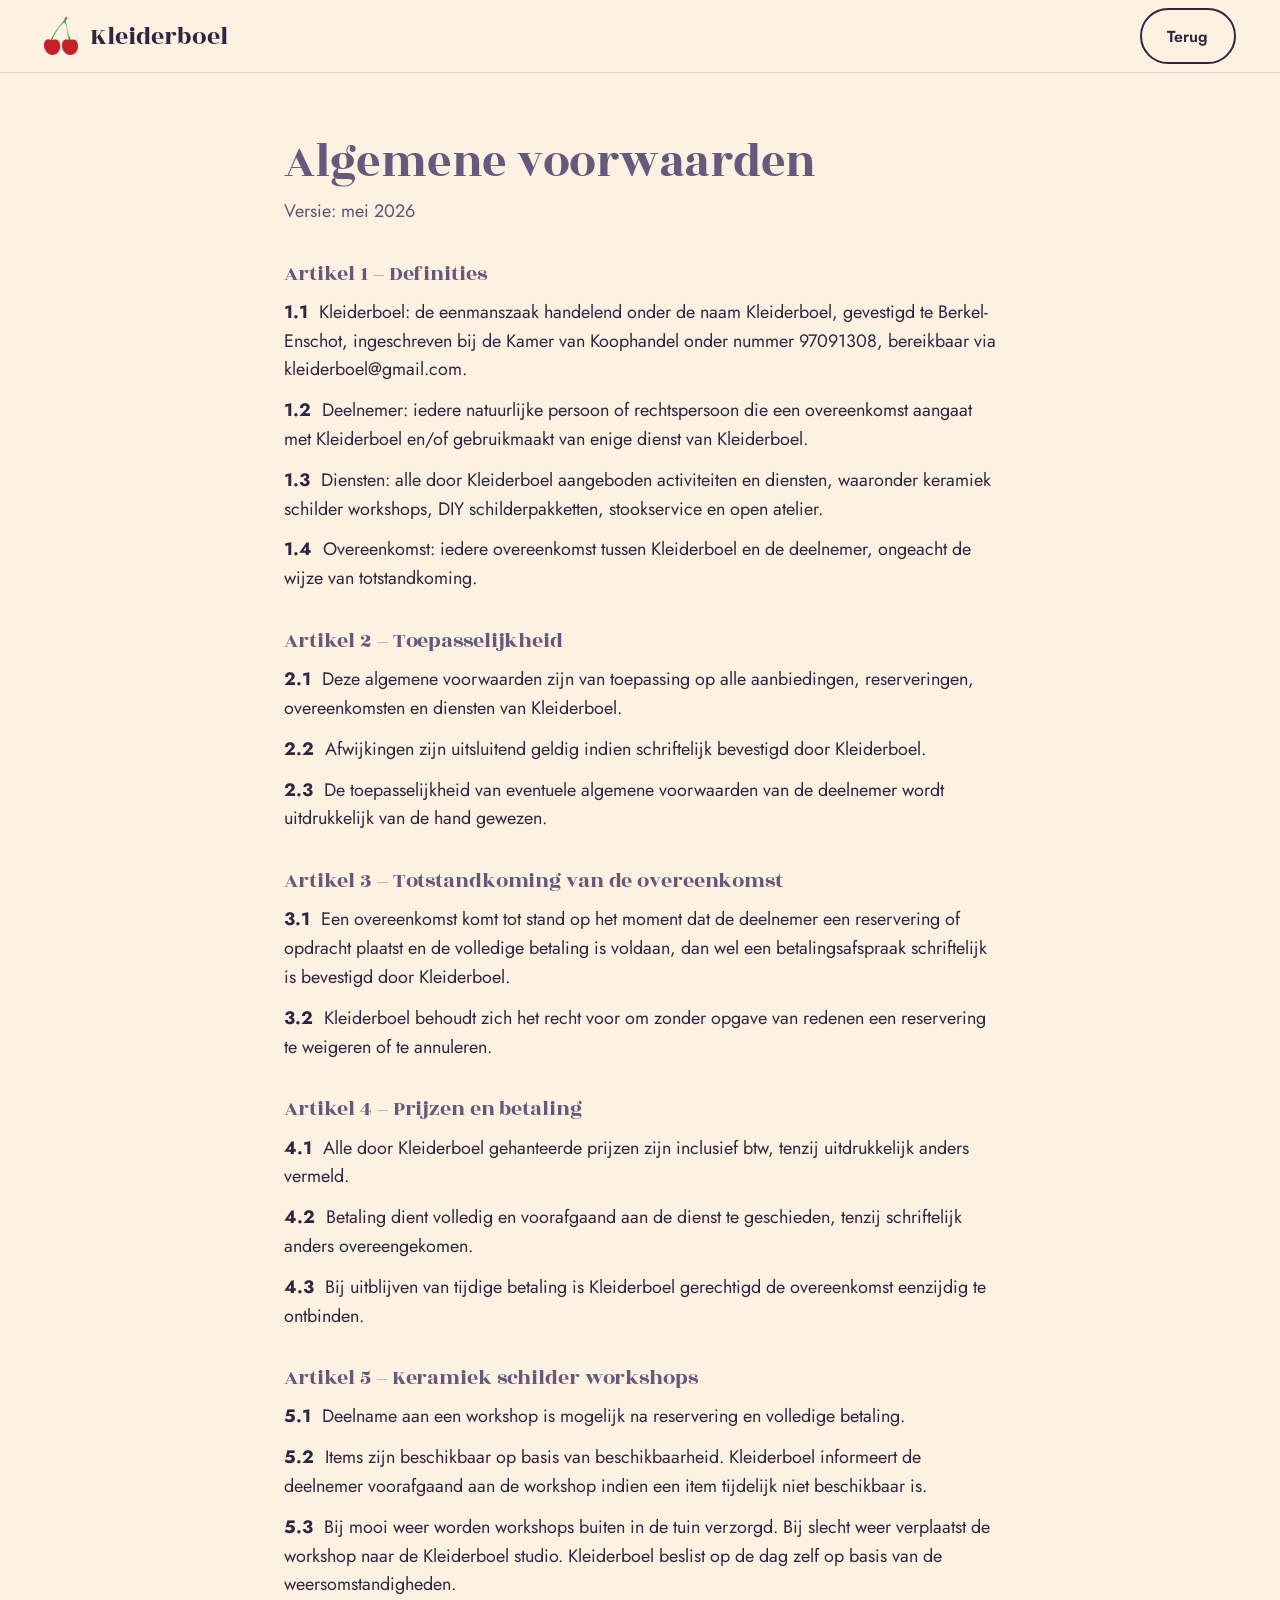
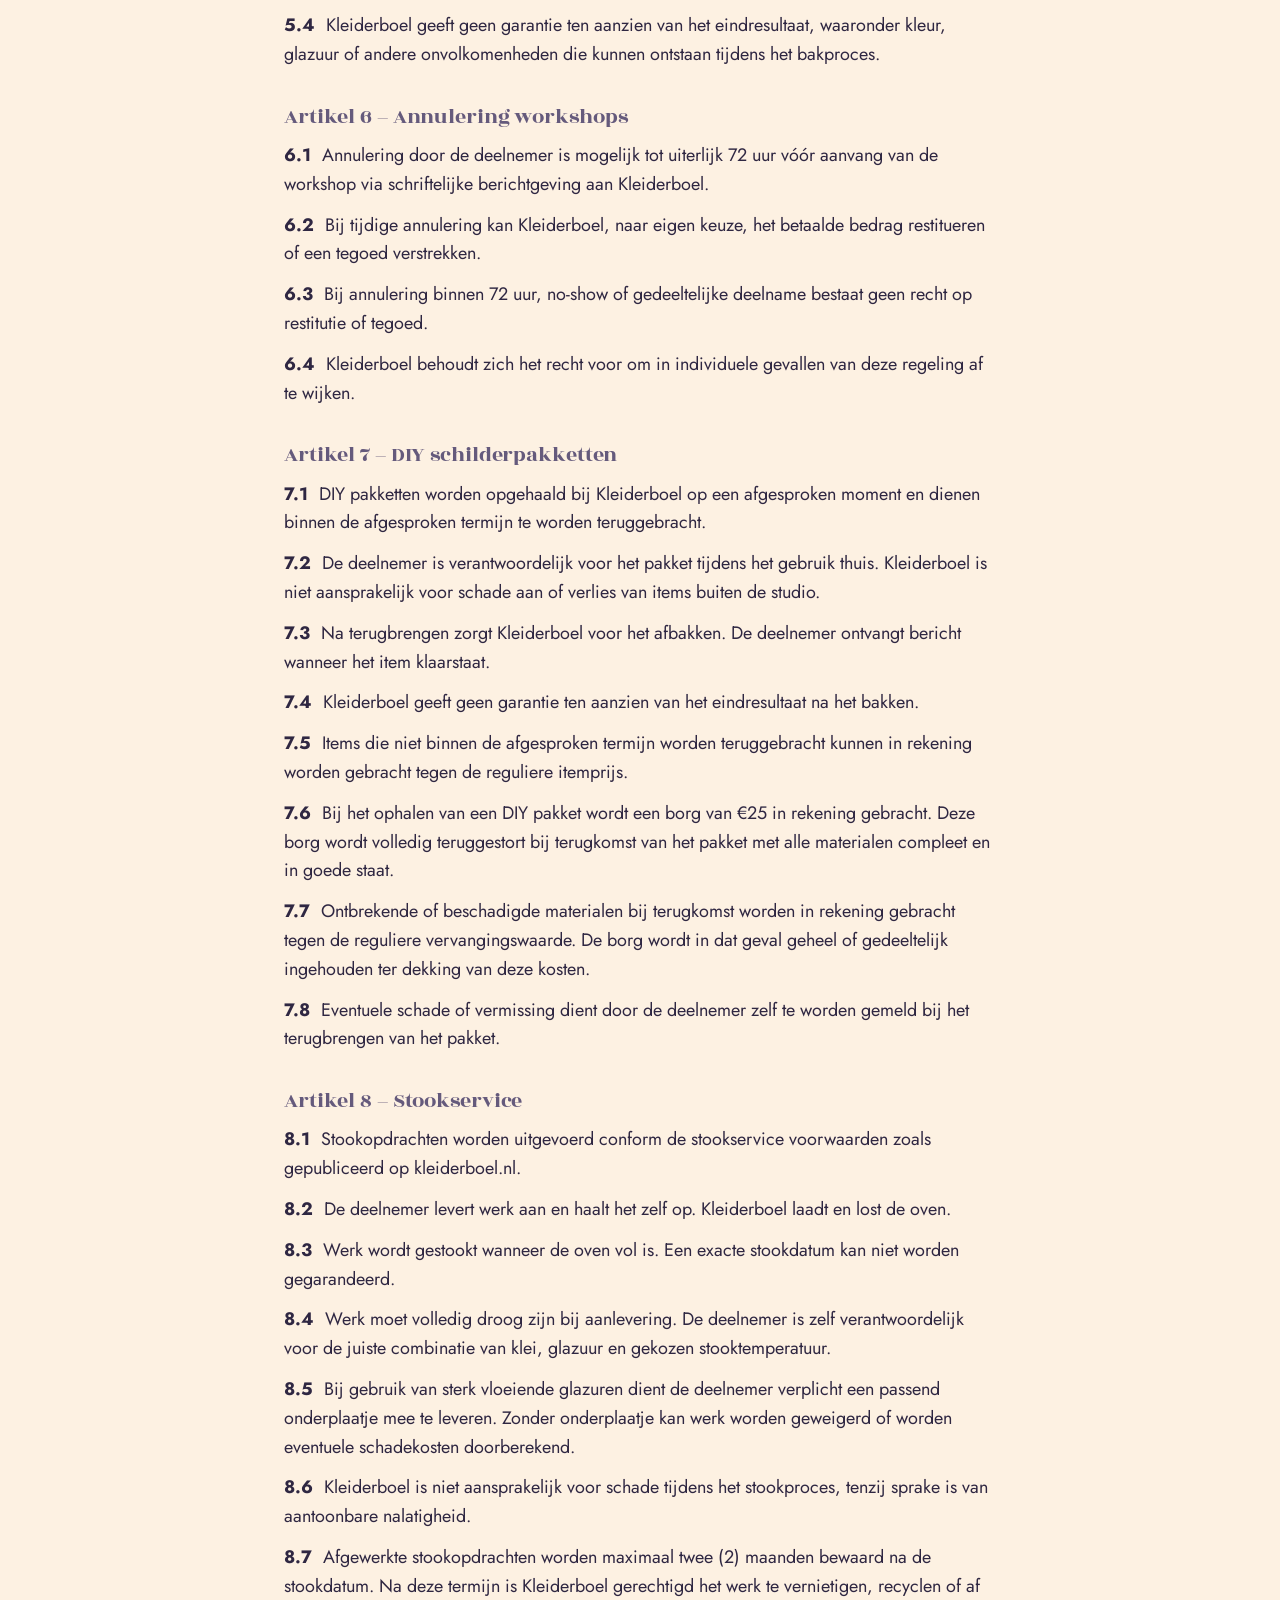
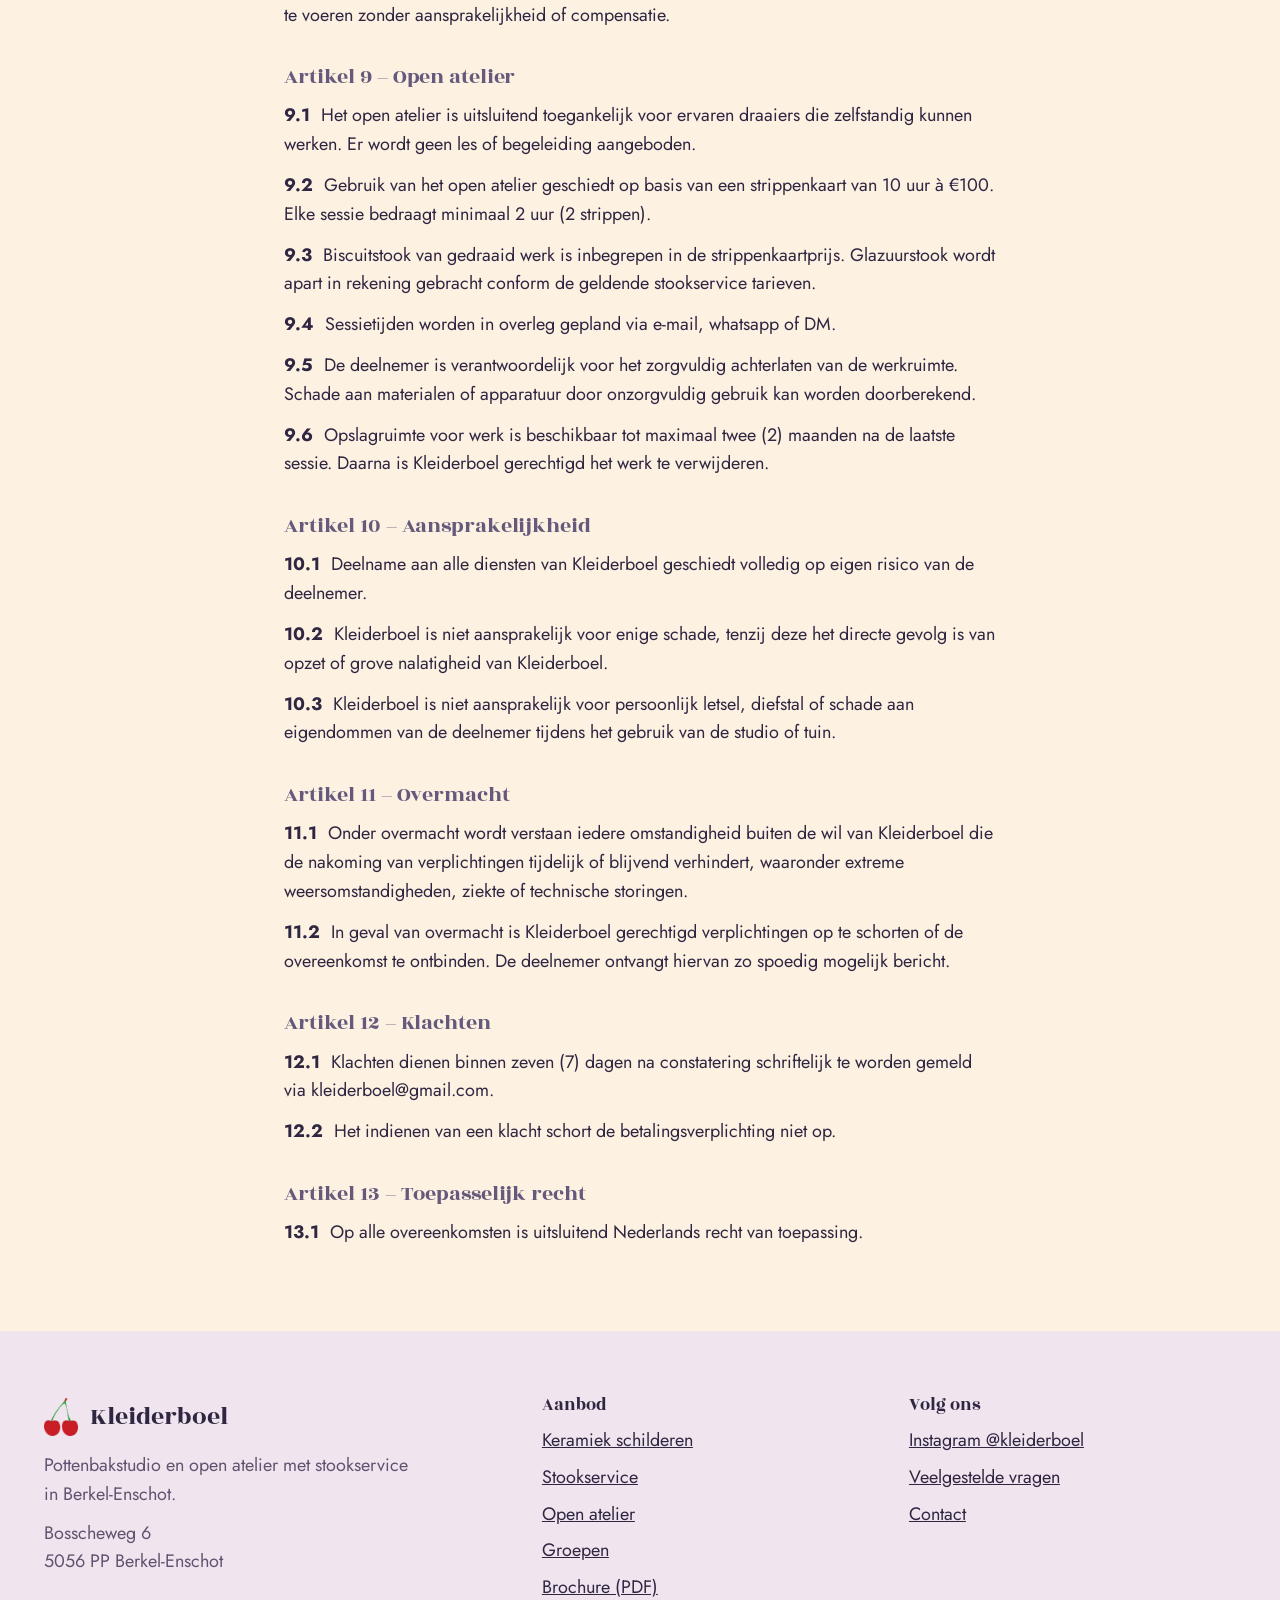
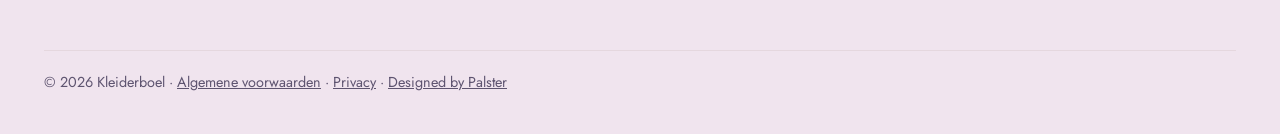
<file: algemene-voorwaarden/index.html>
<!doctype html>
<html lang="nl">
<head>
<meta charset="utf-8">
<meta name="viewport" content="width=device-width, initial-scale=1">
<title>Algemene voorwaarden | Kleiderboel</title>
<meta name="description" content="De algemene voorwaarden van Kleiderboel in Berkel-Enschot.">
<link rel="canonical" href="https://kleiderboel.nl/algemene-voorwaarden/">
<link rel="icon" type="image/png" href="/assets/img/cherries.png">
<link rel="stylesheet" href="/assets/css/style.css">
</head>
<body>
<header class="nav"><div class="wrap"><a class="brand" href="/" aria-label="Kleiderboel, naar de homepage"><img src="/assets/img/cherries.png" alt="" width="34" height="37"><span>Kleiderboel</span></a><a class="btn btn-ghost" href="/">Terug</a></div></header>
<main id="main" class="wrap terms-page">
<h1>Algemene voorwaarden</h1>
<p class="ver">Versie: mei 2026</p>
<h2>Artikel 1 – Definities</h2>
<p><b>1.1</b> Kleiderboel: de eenmanszaak handelend onder de naam Kleiderboel, gevestigd te Berkel-Enschot, ingeschreven bij de Kamer van Koophandel onder nummer 97091308, bereikbaar via kleiderboel@gmail.com.</p>
<p><b>1.2</b> Deelnemer: iedere natuurlijke persoon of rechtspersoon die een overeenkomst aangaat met Kleiderboel en/of gebruikmaakt van enige dienst van Kleiderboel.</p>
<p><b>1.3</b> Diensten: alle door Kleiderboel aangeboden activiteiten en diensten, waaronder keramiek schilder workshops, DIY schilderpakketten, stookservice en open atelier.</p>
<p><b>1.4</b> Overeenkomst: iedere overeenkomst tussen Kleiderboel en de deelnemer, ongeacht de wijze van totstandkoming.</p>
<h2>Artikel 2 – Toepasselijkheid</h2>
<p><b>2.1</b> Deze algemene voorwaarden zijn van toepassing op alle aanbiedingen, reserveringen, overeenkomsten en diensten van Kleiderboel.</p>
<p><b>2.2</b> Afwijkingen zijn uitsluitend geldig indien schriftelijk bevestigd door Kleiderboel.</p>
<p><b>2.3</b> De toepasselijkheid van eventuele algemene voorwaarden van de deelnemer wordt uitdrukkelijk van de hand gewezen.</p>
<h2>Artikel 3 – Totstandkoming van de overeenkomst</h2>
<p><b>3.1</b> Een overeenkomst komt tot stand op het moment dat de deelnemer een reservering of opdracht plaatst en de volledige betaling is voldaan, dan wel een betalingsafspraak schriftelijk is bevestigd door Kleiderboel.</p>
<p><b>3.2</b> Kleiderboel behoudt zich het recht voor om zonder opgave van redenen een reservering te weigeren of te annuleren.</p>
<h2>Artikel 4 – Prijzen en betaling</h2>
<p><b>4.1</b> Alle door Kleiderboel gehanteerde prijzen zijn inclusief btw, tenzij uitdrukkelijk anders vermeld.</p>
<p><b>4.2</b> Betaling dient volledig en voorafgaand aan de dienst te geschieden, tenzij schriftelijk anders overeengekomen.</p>
<p><b>4.3</b> Bij uitblijven van tijdige betaling is Kleiderboel gerechtigd de overeenkomst eenzijdig te ontbinden.</p>
<h2>Artikel 5 – Keramiek schilder workshops</h2>
<p><b>5.1</b> Deelname aan een workshop is mogelijk na reservering en volledige betaling.</p>
<p><b>5.2</b> Items zijn beschikbaar op basis van beschikbaarheid. Kleiderboel informeert de deelnemer voorafgaand aan de workshop indien een item tijdelijk niet beschikbaar is.</p>
<p><b>5.3</b> Bij mooi weer worden workshops buiten in de tuin verzorgd. Bij slecht weer verplaatst de workshop naar de Kleiderboel studio. Kleiderboel beslist op de dag zelf op basis van de weersomstandigheden.</p>
<p><b>5.4</b> Kleiderboel geeft geen garantie ten aanzien van het eindresultaat, waaronder kleur, glazuur of andere onvolkomenheden die kunnen ontstaan tijdens het bakproces.</p>
<h2>Artikel 6 – Annulering workshops</h2>
<p><b>6.1</b> Annulering door de deelnemer is mogelijk tot uiterlijk 72 uur vóór aanvang van de workshop via schriftelijke berichtgeving aan Kleiderboel.</p>
<p><b>6.2</b> Bij tijdige annulering kan Kleiderboel, naar eigen keuze, het betaalde bedrag restitueren of een tegoed verstrekken.</p>
<p><b>6.3</b> Bij annulering binnen 72 uur, no-show of gedeeltelijke deelname bestaat geen recht op restitutie of tegoed.</p>
<p><b>6.4</b> Kleiderboel behoudt zich het recht voor om in individuele gevallen van deze regeling af te wijken.</p>
<h2>Artikel 7 – DIY schilderpakketten</h2>
<p><b>7.1</b> DIY pakketten worden opgehaald bij Kleiderboel op een afgesproken moment en dienen binnen de afgesproken termijn te worden teruggebracht.</p>
<p><b>7.2</b> De deelnemer is verantwoordelijk voor het pakket tijdens het gebruik thuis. Kleiderboel is niet aansprakelijk voor schade aan of verlies van items buiten de studio.</p>
<p><b>7.3</b> Na terugbrengen zorgt Kleiderboel voor het afbakken. De deelnemer ontvangt bericht wanneer het item klaarstaat.</p>
<p><b>7.4</b> Kleiderboel geeft geen garantie ten aanzien van het eindresultaat na het bakken.</p>
<p><b>7.5</b> Items die niet binnen de afgesproken termijn worden teruggebracht kunnen in rekening worden gebracht tegen de reguliere itemprijs.</p>
<p><b>7.6</b> Bij het ophalen van een DIY pakket wordt een borg van €25 in rekening gebracht. Deze borg wordt volledig teruggestort bij terugkomst van het pakket met alle materialen compleet en in goede staat.</p>
<p><b>7.7</b> Ontbrekende of beschadigde materialen bij terugkomst worden in rekening gebracht tegen de reguliere vervangingswaarde. De borg wordt in dat geval geheel of gedeeltelijk ingehouden ter dekking van deze kosten.</p>
<p><b>7.8</b> Eventuele schade of vermissing dient door de deelnemer zelf te worden gemeld bij het terugbrengen van het pakket.</p>
<h2>Artikel 8 – Stookservice</h2>
<p><b>8.1</b> Stookopdrachten worden uitgevoerd conform de stookservice voorwaarden zoals gepubliceerd op kleiderboel.nl.</p>
<p><b>8.2</b> De deelnemer levert werk aan en haalt het zelf op. Kleiderboel laadt en lost de oven.</p>
<p><b>8.3</b> Werk wordt gestookt wanneer de oven vol is. Een exacte stookdatum kan niet worden gegarandeerd.</p>
<p><b>8.4</b> Werk moet volledig droog zijn bij aanlevering. De deelnemer is zelf verantwoordelijk voor de juiste combinatie van klei, glazuur en gekozen stooktemperatuur.</p>
<p><b>8.5</b> Bij gebruik van sterk vloeiende glazuren dient de deelnemer verplicht een passend onderplaatje mee te leveren. Zonder onderplaatje kan werk worden geweigerd of worden eventuele schadekosten doorberekend.</p>
<p><b>8.6</b> Kleiderboel is niet aansprakelijk voor schade tijdens het stookproces, tenzij sprake is van aantoonbare nalatigheid.</p>
<p><b>8.7</b> Afgewerkte stookopdrachten worden maximaal twee (2) maanden bewaard na de stookdatum. Na deze termijn is Kleiderboel gerechtigd het werk te vernietigen, recyclen of af te voeren zonder aansprakelijkheid of compensatie.</p>
<h2>Artikel 9 – Open atelier</h2>
<p><b>9.1</b> Het open atelier is uitsluitend toegankelijk voor ervaren draaiers die zelfstandig kunnen werken. Er wordt geen les of begeleiding aangeboden.</p>
<p><b>9.2</b> Gebruik van het open atelier geschiedt op basis van een strippenkaart van 10 uur à €100. Elke sessie bedraagt minimaal 2 uur (2 strippen).</p>
<p><b>9.3</b> Biscuitstook van gedraaid werk is inbegrepen in de strippenkaartprijs. Glazuurstook wordt apart in rekening gebracht conform de geldende stookservice tarieven.</p>
<p><b>9.4</b> Sessietijden worden in overleg gepland via e-mail, whatsapp of DM.</p>
<p><b>9.5</b> De deelnemer is verantwoordelijk voor het zorgvuldig achterlaten van de werkruimte. Schade aan materialen of apparatuur door onzorgvuldig gebruik kan worden doorberekend.</p>
<p><b>9.6</b> Opslagruimte voor werk is beschikbaar tot maximaal twee (2) maanden na de laatste sessie. Daarna is Kleiderboel gerechtigd het werk te verwijderen.</p>
<h2>Artikel 10 – Aansprakelijkheid</h2>
<p><b>10.1</b> Deelname aan alle diensten van Kleiderboel geschiedt volledig op eigen risico van de deelnemer.</p>
<p><b>10.2</b> Kleiderboel is niet aansprakelijk voor enige schade, tenzij deze het directe gevolg is van opzet of grove nalatigheid van Kleiderboel.</p>
<p><b>10.3</b> Kleiderboel is niet aansprakelijk voor persoonlijk letsel, diefstal of schade aan eigendommen van de deelnemer tijdens het gebruik van de studio of tuin.</p>
<h2>Artikel 11 – Overmacht</h2>
<p><b>11.1</b> Onder overmacht wordt verstaan iedere omstandigheid buiten de wil van Kleiderboel die de nakoming van verplichtingen tijdelijk of blijvend verhindert, waaronder extreme weersomstandigheden, ziekte of technische storingen.</p>
<p><b>11.2</b> In geval van overmacht is Kleiderboel gerechtigd verplichtingen op te schorten of de overeenkomst te ontbinden. De deelnemer ontvangt hiervan zo spoedig mogelijk bericht.</p>
<h2>Artikel 12 – Klachten</h2>
<p><b>12.1</b> Klachten dienen binnen zeven (7) dagen na constatering schriftelijk te worden gemeld via kleiderboel@gmail.com.</p>
<p><b>12.2</b> Het indienen van een klacht schort de betalingsverplichting niet op.</p>
<h2>Artikel 13 – Toepasselijk recht</h2>
<p><b>13.1</b> Op alle overeenkomsten is uitsluitend Nederlands recht van toepassing.</p>
</main>
<footer>
  <div class="wrap">
    <div class="foot">
      <div>
        <a class="brand" href="/#top"><img src="/assets/img/cherries.png" alt="" width="34" height="37"><span>Kleiderboel</span></a>
        <p style="color:var(--ink-soft);max-width:34ch">Pottenbakstudio en open atelier met stookservice in Berkel-Enschot.</p>
        <address style="font-style:normal;color:var(--ink-soft);margin-top:10px">Bosscheweg 6<br>5056 PP Berkel-Enschot</address>
      </div>
      <div>
        <h3>Aanbod</h3>
        <ul>
          <li><a href="/#schilderen">Keramiek schilderen</a></li>
          <li><a href="/#stoken">Stookservice</a></li>
          <li><a href="/#draaien">Open atelier</a></li>
          <li><a href="/#groepen">Groepen</a></li>
          <li><a href="https://kleiderboel.nl/wp-content/uploads/2026/08/h22026-keramiek-schilderen-workshop.pdf" target="_blank" rel="noopener">Brochure (PDF)</a></li>
        </ul>
      </div>
      <div>
        <h3>Volg ons</h3>
        <ul>
          <li><a href="https://www.instagram.com/kleiderboel" rel="noopener">Instagram @kleiderboel</a></li>
          <li><a href="/#faq">Veelgestelde vragen</a></li>
          <li><a href="/#contact">Contact</a></li>
        </ul>
      </div>
    </div>
    <div class="legal">&copy; 2026 Kleiderboel &middot; <a href="/algemene-voorwaarden/">Algemene voorwaarden</a> &middot; <a href="/privacyverklaring/">Privacy</a> &middot; <a href="https://palster.eu/websites" target="_blank" rel="noopener">Designed by Palster</a></div>
  </div>
</footer>
</body>
</html>
</file>
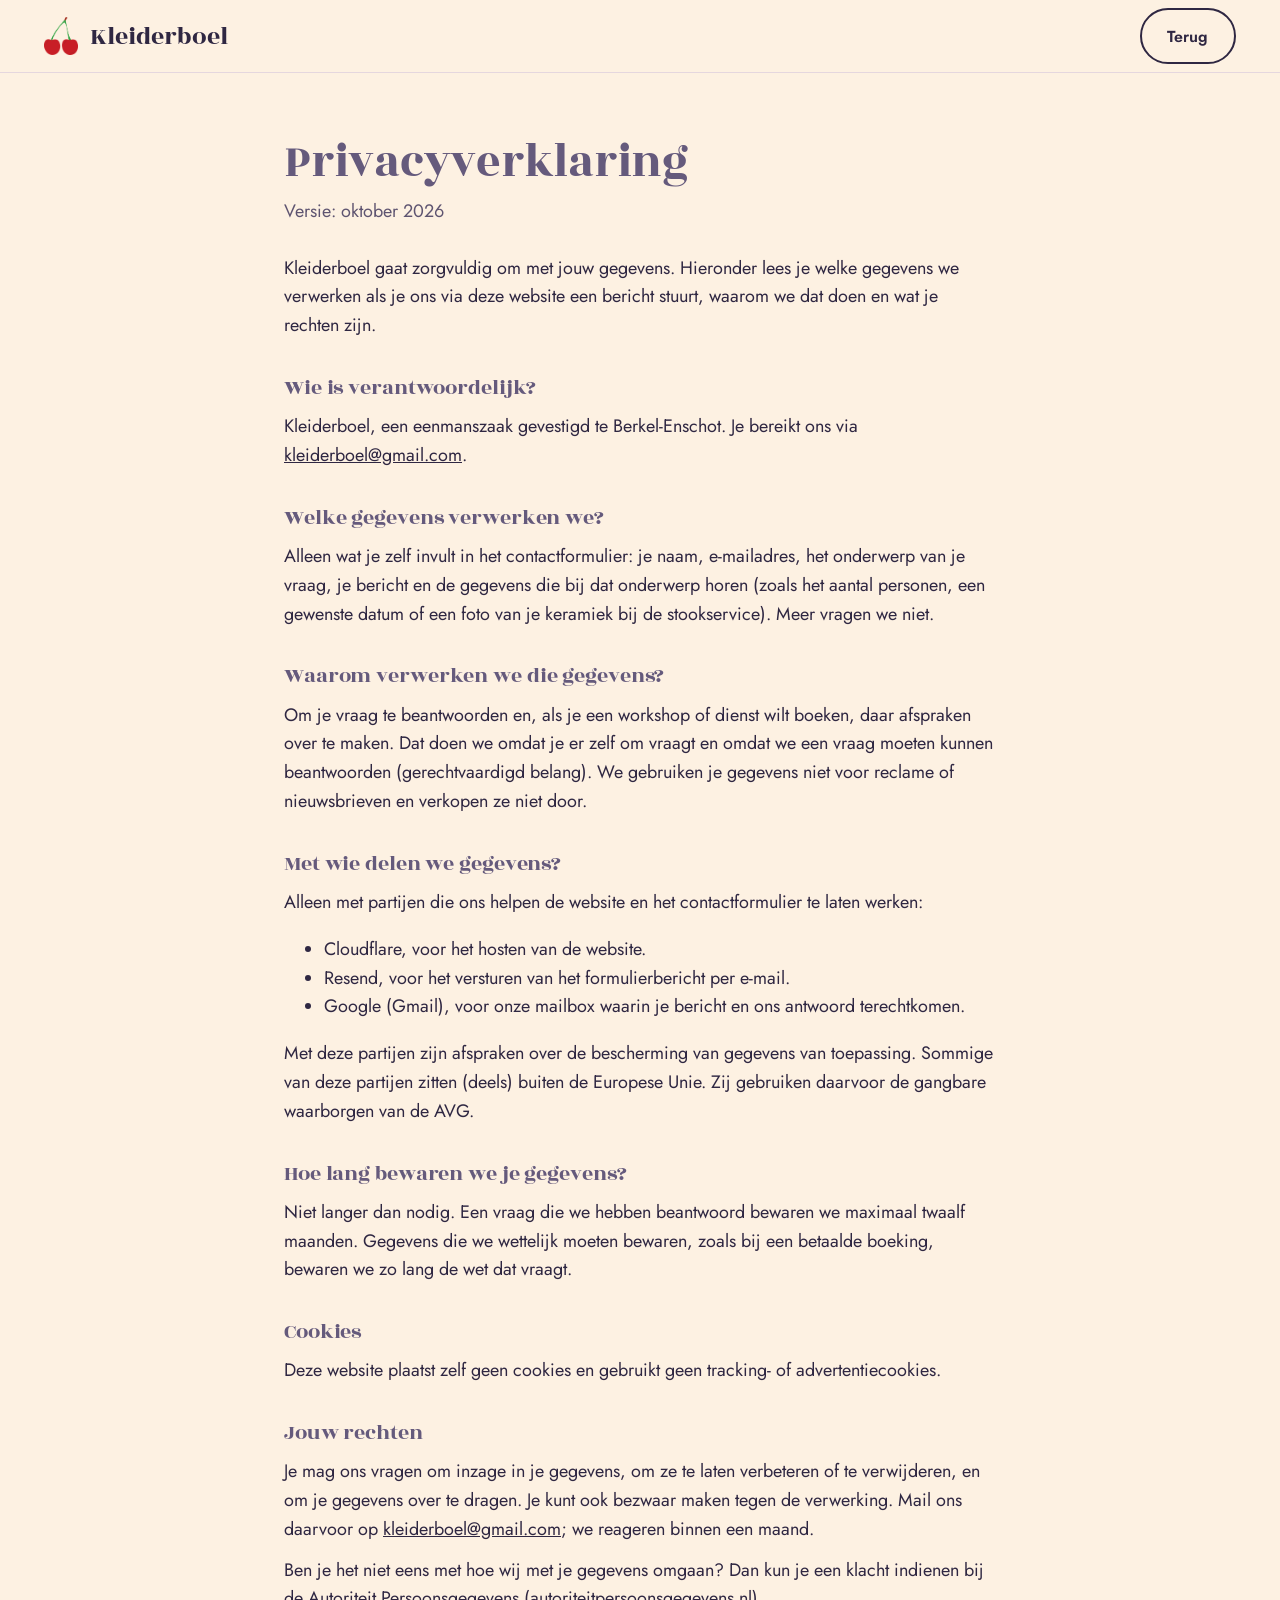
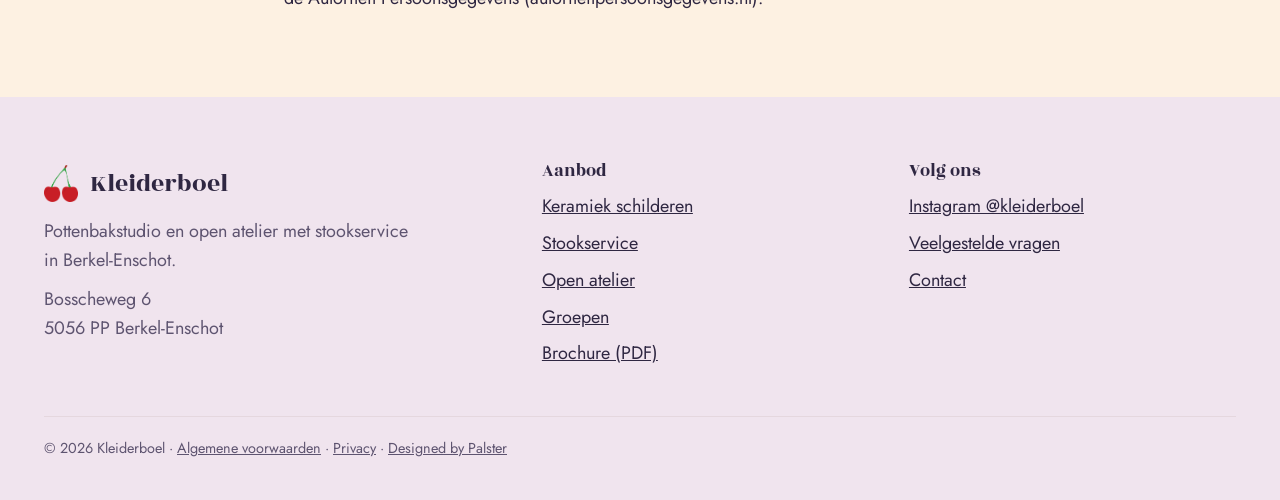
<file: privacyverklaring/index.html>
<!doctype html>
<html lang="nl">
<head>
<meta charset="utf-8">
<meta name="viewport" content="width=device-width, initial-scale=1">
<title>Privacyverklaring | Kleiderboel</title>
<meta name="description" content="Hoe Kleiderboel in Berkel-Enschot omgaat met persoonsgegevens.">
<link rel="canonical" href="https://kleiderboel.nl/privacyverklaring/">
<link rel="icon" type="image/png" href="/assets/img/cherries.png">
<link rel="stylesheet" href="/assets/css/style.css">
</head>
<body>
<header class="nav"><div class="wrap"><a class="brand" href="/" aria-label="Kleiderboel, naar de homepage"><img src="/assets/img/cherries.png" alt="" width="34" height="37"><span>Kleiderboel</span></a><a class="btn btn-ghost" href="/">Terug</a></div></header>
<main id="main" class="wrap terms-page">
<h1>Privacyverklaring</h1>
<p class="ver">Versie: oktober 2026</p>
<p>Kleiderboel gaat zorgvuldig om met jouw gegevens. Hieronder lees je welke gegevens we verwerken als je ons via deze website een bericht stuurt, waarom we dat doen en wat je rechten zijn.</p>
<h2>Wie is verantwoordelijk?</h2>
<p>Kleiderboel, een eenmanszaak gevestigd te Berkel-Enschot. Je bereikt ons via <a href="mailto:kleiderboel@gmail.com">kleiderboel@gmail.com</a>.</p>
<h2>Welke gegevens verwerken we?</h2>
<p>Alleen wat je zelf invult in het contactformulier: je naam, e-mailadres, het onderwerp van je vraag, je bericht en de gegevens die bij dat onderwerp horen (zoals het aantal personen, een gewenste datum of een foto van je keramiek bij de stookservice). Meer vragen we niet.</p>
<h2>Waarom verwerken we die gegevens?</h2>
<p>Om je vraag te beantwoorden en, als je een workshop of dienst wilt boeken, daar afspraken over te maken. Dat doen we omdat je er zelf om vraagt en omdat we een vraag moeten kunnen beantwoorden (gerechtvaardigd belang). We gebruiken je gegevens niet voor reclame of nieuwsbrieven en verkopen ze niet door.</p>
<h2>Met wie delen we gegevens?</h2>
<p>Alleen met partijen die ons helpen de website en het contactformulier te laten werken:</p>
<ul>
<li>Cloudflare, voor het hosten van de website.</li>
<li>Resend, voor het versturen van het formulierbericht per e-mail.</li>
<li>Google (Gmail), voor onze mailbox waarin je bericht en ons antwoord terechtkomen.</li>
</ul>
<p>Met deze partijen zijn afspraken over de bescherming van gegevens van toepassing. Sommige van deze partijen zitten (deels) buiten de Europese Unie. Zij gebruiken daarvoor de gangbare waarborgen van de AVG.</p>
<h2>Hoe lang bewaren we je gegevens?</h2>
<p>Niet langer dan nodig. Een vraag die we hebben beantwoord bewaren we maximaal twaalf maanden. Gegevens die we wettelijk moeten bewaren, zoals bij een betaalde boeking, bewaren we zo lang de wet dat vraagt.</p>
<h2>Cookies</h2>
<p>Deze website plaatst zelf geen cookies en gebruikt geen tracking- of advertentiecookies.</p>
<h2>Jouw rechten</h2>
<p>Je mag ons vragen om inzage in je gegevens, om ze te laten verbeteren of te verwijderen, en om je gegevens over te dragen. Je kunt ook bezwaar maken tegen de verwerking. Mail ons daarvoor op <a href="mailto:kleiderboel@gmail.com">kleiderboel@gmail.com</a>; we reageren binnen een maand.</p>
<p>Ben je het niet eens met hoe wij met je gegevens omgaan? Dan kun je een klacht indienen bij de Autoriteit Persoonsgegevens (autoriteitpersoonsgegevens.nl).</p>
</main>

<footer>
  <div class="wrap">
    <div class="foot">
      <div>
        <a class="brand" href="/#top"><img src="/assets/img/cherries.png" alt="" width="34" height="37"><span>Kleiderboel</span></a>
        <p style="color:var(--ink-soft);max-width:34ch">Pottenbakstudio en open atelier met stookservice in Berkel-Enschot.</p>
        <address style="font-style:normal;color:var(--ink-soft);margin-top:10px">Bosscheweg 6<br>5056 PP Berkel-Enschot</address>
      </div>
      <div>
        <h3>Aanbod</h3>
        <ul>
          <li><a href="/#schilderen">Keramiek schilderen</a></li>
          <li><a href="/#stoken">Stookservice</a></li>
          <li><a href="/#draaien">Open atelier</a></li>
          <li><a href="/#groepen">Groepen</a></li>
          <li><a href="https://kleiderboel.nl/wp-content/uploads/2026/08/h22026-keramiek-schilderen-workshop.pdf" target="_blank" rel="noopener">Brochure (PDF)</a></li>
        </ul>
      </div>
      <div>
        <h3>Volg ons</h3>
        <ul>
          <li><a href="https://www.instagram.com/kleiderboel" rel="noopener">Instagram @kleiderboel</a></li>
          <li><a href="/#faq">Veelgestelde vragen</a></li>
          <li><a href="/#contact">Contact</a></li>
        </ul>
      </div>
    </div>
    <div class="legal">&copy; 2026 Kleiderboel &middot; <a href="/algemene-voorwaarden/">Algemene voorwaarden</a> &middot; <a href="/privacyverklaring/">Privacy</a> &middot; <a href="https://palster.eu/websites" target="_blank" rel="noopener">Designed by Palster</a></div>
  </div>
</footer>
</body>
</html>
</file>
<file: assets/css/style.css>
@font-face{font-family:"Rozha One";src:url(../fonts/rozha-one-400.woff2) format("woff2");font-weight:400;font-style:normal;font-display:swap}
@font-face{font-family:"Jost";src:url(../fonts/jost-variable.woff2) format("woff2");font-weight:100 900;font-style:normal;font-display:swap}
:root{
  --linen:#FDF1E2; --dolphin:#655A7C; --amethyst:#AB92BF;
  --bg:#FDF1E2; --surface:#FFF9F1; --wash:#F0E4EE; --wash-2:#E1D1E8;
  --ink:#2F2742; --ink-soft:#5E5470; --line:#E5D7DE;
  --head:#655A7C;
  --accent:#655A7C; --accent-ink:#FDF1E2; --accent-hover:#4F4565;
  --amethyst-ink:#2F2742;
  --danger:#A12A3A;
  --about-bg:#655A7C;
  --focus:#2F2742;
  --r-card:22px; --r-input:12px; --r-pill:999px;
  --shadow:0 18px 40px -22px rgb(60 40 90 / .38);
  --font-display:"Rozha One", Georgia, serif;
  --font-body:"Jost", system-ui, sans-serif;
}
@media (prefers-color-scheme: dark){
  :root{
    --bg:#241D30; --surface:#2E2640; --wash:#38304A; --wash-2:#453B5A;
    --ink:#FDF1E2; --ink-soft:#CFC3DA; --line:#4A4060;
    --head:#E3D6EE;
    --accent:#AB92BF; --accent-ink:#241D30; --accent-hover:#BDA9CE;
    --danger:#FF9AA6;
    --about-bg:#38304A;
    --focus:#FDF1E2;
    --shadow:0 18px 40px -22px rgb(0 0 0 / .7);
  }
}
*{box-sizing:border-box}
html{scroll-behavior:smooth;scroll-padding-top:84px}
body{margin:0;background:var(--bg);color:var(--ink);font-family:var(--font-body);font-size:18px;line-height:1.6;-webkit-font-smoothing:antialiased}
img{max-width:100%;display:block}
a{color:inherit}
h1,h2,h3{font-family:var(--font-display);font-weight:400;line-height:1.08;letter-spacing:-0.005em;margin:0}
h1,h2{color:var(--head)}
h1{font-size:clamp(2.3rem,4.7vw,3.9rem)}
h2{font-size:clamp(1.9rem,3.6vw,3rem)}
h3{font-size:1.45rem;letter-spacing:0}
p{margin:0}
.wrap{max-width:1240px;margin:0 auto;padding:0 24px}
.measure{max-width:60ch}
:focus-visible{outline:3px solid var(--focus);outline-offset:3px;border-radius:6px}

/* Buttons: pill. Cards: 22px. Inputs: 12px. */
.btn{display:inline-flex;align-items:center;justify-content:center;gap:.5rem;white-space:nowrap;font:600 1rem var(--font-body);padding:.9rem 1.6rem;border-radius:var(--r-pill);border:2px solid transparent;text-decoration:none;cursor:pointer;transition:transform .25s cubic-bezier(.16,1,.3,1),background .2s,color .2s}
.btn:active{transform:translateY(1px) scale(.98)}
.btn-primary{background:var(--accent);color:var(--accent-ink)}
.btn-primary:hover{background:var(--accent-hover);transform:translateY(-2px)}
.btn-ghost{border-color:var(--ink);color:var(--ink);background:transparent}
.btn-ghost:hover{background:var(--ink);color:var(--bg);transform:translateY(-2px)}
.link{font-weight:700;text-decoration:underline;text-underline-offset:5px;text-decoration-thickness:2px}

/* NAV */
.nav{position:sticky;top:0;z-index:40;background:color-mix(in srgb,var(--bg) 92%,transparent);backdrop-filter:blur(10px);-webkit-backdrop-filter:blur(10px);border-bottom:1px solid var(--line)}
.nav .wrap{display:flex;align-items:center;justify-content:space-between;height:72px;gap:24px}
.brand{display:flex;align-items:center;gap:12px;min-height:44px;text-decoration:none;font:400 1.6rem var(--font-display);letter-spacing:0}
.brand img{width:34px;height:auto;transition:transform .4s cubic-bezier(.16,1,.3,1)}
.brand:hover img{transform:rotate(-10deg) scale(1.08)}
.menu{display:flex;align-items:center;gap:28px;list-style:none;margin:0;padding:0}
.menu a{text-decoration:none;font-weight:500;font-size:.98rem;padding:.4rem 0;border-bottom:2px solid transparent}
.menu a:hover{border-color:var(--accent)}
.menu .btn{padding:.6rem 1.2rem;font-size:.95rem}
.menu-toggle{display:none;background:none;border:2px solid var(--ink);border-radius:var(--r-pill);padding:.45rem 1rem;font:600 .95rem var(--font-body);color:var(--ink);cursor:pointer}

/* HERO */
.hero{padding:56px 0 72px}
.hero .wrap{display:grid;grid-template-columns:1.05fr .95fr;gap:56px;align-items:center;min-height:calc(100dvh - 72px - 56px);}
.hero h1{max-width:15ch}
.hero p.lead{margin-top:24px;font-size:1.2rem;color:var(--ink-soft);max-width:44ch}
.hero .cta{margin-top:32px;display:flex;gap:14px;flex-wrap:wrap}
.hero-art{position:relative}
.hero-art .frame{border-radius:var(--r-card);overflow:hidden;aspect-ratio:4/5;background:var(--wash);box-shadow:var(--shadow);transform:translateY(-8px)}
.hero-art .frame img{width:100%;height:100%;object-fit:cover;object-position:50% 40%}
.hero-art::before{content:"";position:absolute;inset:auto -22px -22px auto;width:70%;height:62%;background:var(--wash-2);border-radius:var(--r-card);z-index:-1}
.badge{position:absolute;left:-44px;bottom:28px;width:150px;height:150px;border-radius:50%;background:var(--bg);box-shadow:0 12px 26px -12px rgb(60 40 90 / .45);display:grid;place-items:center}
.badge svg{position:absolute;inset:0;width:100%;height:100%}
.badge text{font:600 15.5px var(--font-body);fill:var(--head);letter-spacing:0}
.badge .mid{position:relative;width:54px;height:auto}

/* section scaffolding */
section{padding:96px 0}
.sec-head{margin-bottom:48px}
.sec-head p{margin-top:16px;color:var(--ink-soft);font-size:1.12rem}

/* AANBOD */
#schilderen{padding-top:56px}
.offer{display:grid;grid-template-columns:repeat(4,1fr);gap:20px}
.cell{border-radius:var(--r-card);overflow:hidden;display:flex;flex-direction:column;text-decoration:none;position:relative;transition:transform .35s cubic-bezier(.16,1,.3,1),box-shadow .35s;box-shadow:0 1px 0 rgb(47 39 66 / .04)}
.cell:hover,.cell:focus-visible{transform:translateY(-6px);box-shadow:var(--shadow)}
.cell .pic{background:var(--wash);overflow:hidden;aspect-ratio:4/3}
.cell .pic img{width:100%;height:100%;object-fit:cover;transition:transform .6s cubic-bezier(.16,1,.3,1)}
.cell:hover .pic img{transform:scale(1.04)}
.c-a .pic img{object-position:50% 42%}
.c-b .pic img{object-position:50% 82%}
.c-c .pic img{object-position:50% 70%}
.c-d .pic img{object-position:50% 55%}
.cell .body{padding:22px 22px 24px;display:flex;flex-direction:column;gap:10px;flex:1}
.cell h3{font-size:1.5rem}
.cell p{font-size:1rem;line-height:1.5}
.cell .price{margin-top:auto;padding-top:6px;font-weight:700;font-size:1.02rem}
.cell .go{display:inline-flex;align-items:center;justify-content:space-between;gap:8px;margin-top:6px;padding:.7rem 1.1rem;border-radius:var(--r-pill);background:var(--accent);color:var(--accent-ink);font-weight:600;font-size:.98rem}
.cell .go i{font-style:normal;transition:transform .3s cubic-bezier(.16,1,.3,1)}
.cell:hover .go i{transform:translateX(4px)}
.c-a,.c-d{background:var(--surface);border:1px solid var(--line)}
.c-b{background:var(--amethyst);color:var(--amethyst-ink)}
.c-b .go{background:var(--amethyst-ink);color:var(--linen)}
.c-c{background:var(--accent);color:var(--accent-ink)}
.c-c .go{background:var(--linen);color:var(--accent)}
.degs{list-style:none;margin:2px 0 0;padding:0;display:grid;gap:6px}
.degs li{display:flex;justify-content:space-between;align-items:baseline;background:rgb(255 255 255 / .38);border-radius:12px;padding:.45rem .8rem}
.degs span{font-weight:500}
.degs b{font:400 1.25rem var(--font-display);letter-spacing:0}
.dl{margin-top:28px;display:flex;align-items:center;gap:22px;background:var(--wash-2);border-radius:var(--r-card);padding:22px 28px;color:var(--ink)}
.dl > svg{flex:none;color:var(--accent)}
.dl > div{flex:1}
.dl h3{font-size:1.35rem}
.dl p{margin:4px 0 0;color:var(--ink-soft);font-size:1rem}
@media (max-width:1100px){.offer{grid-template-columns:repeat(2,1fr)}}
@media (max-width:640px){.offer{grid-template-columns:1fr}.cell .pic{aspect-ratio:16/10}.dl{flex-direction:column;align-items:flex-start;gap:14px;padding:22px}.dl .btn{width:100%;white-space:normal;text-align:center}}

/* SCHILDEREN */
.th{display:flex;justify-content:space-between;align-items:center;gap:12px;flex-wrap:wrap}
.tag{display:inline-block;background:var(--accent);color:var(--accent-ink);border-radius:var(--r-pill);padding:.3rem .9rem;font-weight:700;font-size:.98rem;white-space:nowrap}
.tempsum{display:flex;flex-wrap:wrap;gap:10px;margin-top:18px!important}
.fire .tempsum .tag{font-size:1.05rem;padding:.4rem 1.1rem}
.paint{background:var(--bg)}
.two{display:grid;grid-template-columns:1fr 1fr;gap:48px;align-items:start}
.sizes{display:grid;gap:14px}
.size{display:flex;justify-content:space-between;align-items:baseline;gap:16px;background:var(--surface);border:1px solid var(--line);border-radius:var(--r-card);padding:20px 24px}
.size b{font:400 1.5rem var(--font-display);letter-spacing:0}
.size span.d{color:var(--ink-soft);font-size:.98rem}
.size .eur{font:400 1.7rem var(--font-display);white-space:nowrap}
.dates{display:grid;gap:14px}
.date{display:grid;grid-template-columns:auto 1fr auto;gap:18px;align-items:center;background:var(--wash);border-radius:var(--r-card);padding:16px 22px}
.date .day{font:400 2rem/1 var(--font-display);text-align:center;min-width:3ch}
.date .day small{display:block;font:500 .8rem var(--font-body);text-transform:lowercase;color:var(--ink-soft);margin-top:2px}
.date .when{font-weight:500}
.date .left{font-weight:700;font-size:.95rem;background:var(--surface);border-radius:var(--r-pill);padding:.35rem .9rem;white-space:nowrap}
.studio{display:grid;grid-template-columns:minmax(0,360px) 1fr;gap:48px;align-items:center;margin-bottom:56px;background:var(--wash);border-radius:var(--r-card);padding:32px}
.canvas-wrap{position:relative;width:100%;max-width:340px;margin:0 auto;aspect-ratio:320/420}
.canvas-wrap canvas{position:absolute;inset:0;width:100%;height:100%;touch-action:none;cursor:crosshair}
.canvas-wrap > svg.over{position:absolute;inset:0;width:100%;height:100%;pointer-events:none}
.brush{position:absolute;left:0;top:0;width:14px;height:90px;pointer-events:none;transform-origin:7px 88px;opacity:0;transition:opacity .2s ease-out;will-change:transform}
.brush.on{opacity:1}
.studio h3{margin-bottom:10px}
.swatches{display:flex;flex-wrap:wrap;gap:12px;margin:22px 0 18px}
.sw{width:46px;height:46px;border-radius:50%;border:3px solid var(--surface);box-shadow:0 0 0 2px var(--line);cursor:pointer;padding:0;transition:transform .18s ease-out,box-shadow .18s ease-out}
.sw:hover{transform:scale(1.08)}
.sw[aria-pressed=true]{box-shadow:0 0 0 3px var(--ink)}
.dik{display:flex;align-items:center;gap:14px;margin-bottom:22px;font-weight:500}
.dik input{accent-color:var(--accent);width:min(220px,100%)}
.diy{margin-top:24px;padding:22px 24px;border:2px dashed var(--accent);border-radius:var(--r-card)}
.diy h3{font-size:1.25rem;margin-bottom:6px}

/* STOKEN */
.fire{background:var(--wash)}
.u{font-size:.45em;margin-left:.12em;letter-spacing:.02em}
.sr-only{position:absolute;width:1px;height:1px;overflow:hidden;clip:rect(0 0 0 0);white-space:nowrap}
.temps{display:grid;grid-template-columns:1.4fr 1fr;grid-template-rows:auto auto;gap:18px;margin-bottom:40px}
.temp{background:var(--surface);border-radius:var(--r-card);padding:28px;position:relative;overflow:hidden;isolation:isolate}
.temp > *{position:relative;z-index:1}
.glow{position:absolute!important;inset:0;z-index:0!important;pointer-events:none;background:radial-gradient(circle at 85% 12%,rgb(226 112 52 / .55),rgb(226 112 52 / 0) 62%);opacity:calc(var(--h,1) * .55)}
.heat{position:relative;height:10px;border-radius:99px;overflow:hidden;margin-top:20px;background:linear-gradient(90deg,var(--amethyst),#D9822B 62%,#C8321F)}
.heat i{position:absolute;right:0;top:0;bottom:0;width:calc((1 - var(--h,1)) * 100%);background:var(--wash)}
.temp.t1{grid-row:span 2;display:flex;flex-direction:column;justify-content:space-between;min-height:260px}
.temp .deg{font:400 clamp(3rem,7vw,5.2rem)/1 var(--font-display);letter-spacing:0}
.temp.t3{background:var(--accent);color:var(--accent-ink)}
.prices{display:grid;grid-template-columns:1fr 1fr;gap:20px}
.pcard{background:var(--surface);border-radius:var(--r-card);padding:28px}
.pcard h3{margin-bottom:16px}
table{width:100%;border-collapse:collapse;font-variant-numeric:tabular-nums}
th{font-weight:500;font-size:.85rem;color:var(--ink-soft);text-align:right;padding:0 0 10px}
th:first-child{text-align:left}
td{padding:9px 0;text-align:right;vertical-align:top}
td:first-child{text-align:left;padding-right:12px}
td small{display:block;color:var(--ink-soft);font-size:.85rem}
.note{margin-top:20px;color:var(--ink-soft)}
details{background:var(--surface);border-radius:var(--r-card);padding:20px 24px;margin-top:28px}
summary{cursor:pointer;min-height:44px;font:400 1.15rem var(--font-display);list-style:none;display:flex;justify-content:space-between;align-items:center}
summary::-webkit-details-marker{display:none}
summary::after{content:"+";font-size:1.6rem;line-height:1;transition:transform .25s}
details[open] summary::after{transform:rotate(45deg)}
details .terms{display:grid;grid-template-columns:1fr 1fr;gap:20px 36px;margin-top:20px;color:var(--ink-soft);font-size:.98rem}
details .terms b{display:block;color:var(--ink);margin-bottom:4px}

/* DRAAIEN */
.spin{padding:0;position:relative}
.band{position:relative;min-height:640px;display:flex;align-items:center;background:var(--wash-2)}
.band > img{position:absolute;inset:0;width:100%;height:100%;object-fit:cover}
.band::after{content:"";position:absolute;inset:0;background:linear-gradient(90deg,rgb(27 21 32 / .55),rgb(27 21 32 / 0) 60%)}
.band .wrap{display:grid;grid-template-columns:minmax(0,520px) minmax(0,340px);justify-content:space-between;align-items:center;gap:48px;width:100%;position:relative;z-index:2;padding-top:80px;padding-bottom:80px}
.stage{margin:0;background:color-mix(in srgb,var(--surface) 90%,transparent);border-radius:var(--r-card);padding:20px 20px 14px;box-shadow:var(--shadow);-webkit-backdrop-filter:blur(6px);backdrop-filter:blur(6px)}
.stage svg{width:100%;height:auto;display:block}
.stage figcaption{text-align:center;color:var(--ink-soft);font-size:.92rem;margin-top:4px}
.spin-ring{animation:dash 1.8s linear infinite}
.sweep{animation:sweep 1.9s ease-in-out infinite alternate}
@keyframes dash{to{stroke-dashoffset:-80}}
@keyframes sweep{from{transform:translateX(70px)}to{transform:translateX(200px)}}
@media (prefers-reduced-motion:reduce){.spin-ring,.sweep{animation:none}.sweep{transform:translateX(120px)}}
.card{background:var(--surface);border-radius:var(--r-card);padding:36px;max-width:520px;box-shadow:var(--shadow)}
.card h2{font-size:clamp(1.9rem,3.4vw,2.7rem)}
.card p{margin-top:14px;color:var(--ink-soft)}
.facts{list-style:none;padding:0;margin:22px 0 0;display:grid;gap:10px}
.facts li{display:flex;gap:12px;align-items:baseline}
.facts b{font:400 1.3rem var(--font-display);min-width:5.5rem}
.card .btn{margin-top:26px}

/* GROEPEN */
.group .stack{display:grid;grid-template-columns:1.2fr 1fr;gap:56px;align-items:end}
.stats{display:grid;gap:18px}
.stat{background:var(--wash);border-radius:var(--r-card);padding:24px 28px;display:flex;align-items:baseline;gap:20px}
.stat .n{font:400 clamp(2.3rem,4.4vw,3.3rem)/1 var(--font-display);letter-spacing:0;white-space:nowrap}
.stat:nth-child(2){margin-left:48px;background:var(--wash-2)}
.occasions{display:flex;flex-wrap:wrap;gap:10px;margin-top:28px}
.chip{border:2px solid var(--ink);border-radius:var(--r-pill);padding:.45rem 1.1rem;font-weight:600}

/* OVER ONS */
.about{background:var(--about-bg);color:var(--linen);text-align:center}
.about .cherries{width:72px;margin:0 auto 24px}
.about blockquote{margin:0 auto;max-width:18ch;font:400 clamp(2rem,5vw,3.8rem)/1.08 var(--font-display);letter-spacing:0}
.about .pun{margin-top:18px;font-style:italic;color:#E7DAF0;font-size:1.2rem}
.about .story{margin:48px auto 0;max-width:62ch;display:grid;gap:16px;color:#EADFF0;text-align:left}
.about .sign{margin-top:28px;font:400 1.3rem var(--font-display);color:var(--linen)}

/* CONTACT */
.contact .two{align-items:start}
.contact .side p{margin-top:16px;color:var(--ink-soft);font-size:1.12rem}
.contact .side .ig{margin-top:28px;display:inline-block}
form{background:var(--surface);border:1px solid var(--line);border-radius:var(--r-card);padding:32px;display:grid;gap:20px}
fieldset{border:0;padding:0;margin:0}
legend{font-weight:700;margin-bottom:10px;padding:0}
.opts{display:flex;flex-wrap:wrap;gap:12px 10px}
.opts > span{display:flex}
.opts input{position:absolute;opacity:0;pointer-events:none}
.opts label{display:inline-flex;align-items:center;line-height:1.2;border:2px solid var(--line);border-radius:var(--r-pill);padding:.6rem 1.15rem;font-weight:500;cursor:pointer;transition:background .2s,border-color .2s}
.opts input:checked + label{background:var(--wash);border-color:var(--ink)}
.opts label{position:relative}
.opts input:checked + label{text-shadow:0 0 0 currentColor,.4px 0 0 currentColor}
.opts input:focus-visible + label{outline:3px solid var(--focus);outline-offset:3px}
.field{display:grid;gap:6px}
.field label{font-weight:700;font-size:.95rem}
.field .help{font-size:.88rem;color:var(--ink-soft)}
.field input,.field select,.field textarea{font:inherit;color:var(--ink);background:var(--bg);border:2px solid var(--line);border-radius:var(--r-input);padding:.8rem 1rem;width:100%}
.field input::placeholder,.field textarea::placeholder{color:var(--ink-soft);opacity:.85}
.field input:focus,.field select:focus,.field textarea:focus{border-color:var(--ink);outline:none;box-shadow:0 0 0 3px color-mix(in srgb,var(--ink) 18%,transparent)}
.field textarea{min-height:130px;resize:vertical}
.field .err{display:none;color:var(--danger);font-weight:600;font-size:.9rem}
.field.invalid .err{display:block}
.field.invalid input,.field.invalid textarea,.field.invalid select{border-color:var(--danger)}
.row{display:grid;grid-template-columns:1fr 1fr;gap:16px}
.extra{display:none;gap:16px;padding:18px;background:var(--wash);border-radius:var(--r-input)}
.extra.on{display:grid}
.hp{position:absolute;left:-9999px}
.status{display:none;padding:16px 18px;border-radius:var(--r-input);font-weight:600}
.status.ok{display:block;background:var(--wash);border:2px solid var(--ink)}
.status.bad{display:block;border:2px solid var(--danger);color:var(--danger)}
.sending{opacity:.7;pointer-events:none}
.sub-note{font-size:.88rem;color:var(--ink-soft)}

/* FOOTER */
footer{background:var(--wash);padding:64px 0 40px}
.foot{display:grid;grid-template-columns:1.4fr 1fr 1fr;gap:40px}
.foot ul{list-style:none;margin:0;padding:0;display:grid;gap:8px}
.foot h3{font-size:1.1rem;margin-bottom:12px}
.foot .brand{margin-bottom:12px}
.legal{margin-top:48px;padding-top:20px;border-top:1px solid var(--line);color:var(--ink-soft);font-size:.9rem}

/* reveal: motion communicates sequence on scroll, nothing else */
.rv{opacity:1;transform:none}
@media (prefers-reduced-motion:no-preference){
  .js .rv{opacity:0;transform:translateY(22px);transition:opacity .7s cubic-bezier(.16,1,.3,1),transform .7s cubic-bezier(.16,1,.3,1)}
  .js .rv.in{opacity:1;transform:none}
}


/* FOTO'S, GALERIJ, FAQ */
.c-a .pic img{object-position:50% 42%}
.ctas{margin-top:22px;display:flex;flex-wrap:wrap;gap:12px}
.fire-head{display:grid;grid-template-columns:minmax(0,1fr) 250px;gap:48px;align-items:end;margin-bottom:48px}
.fire-head .sec-head{margin:0}
.fire-pic{margin:0;border-radius:var(--r-card);overflow:hidden;aspect-ratio:1/1;box-shadow:var(--shadow)}
.fire-pic img{width:100%;height:100%;object-fit:cover;object-position:50% 88%}
.about-grid{display:grid;grid-template-columns:minmax(0,340px) minmax(0,1fr);gap:56px;align-items:center;max-width:960px;margin:48px auto 0;text-align:left}
.about-pic{margin:0;border-radius:var(--r-card);overflow:hidden;aspect-ratio:4/5}
.about-pic img{width:100%;height:100%;object-fit:cover;object-position:50% 35%}
.about .story{margin:0;max-width:none}
.faq{background:var(--bg)}
.faq-grid{display:grid;grid-template-columns:1fr 1fr;gap:0 56px;align-items:start}
.faq details{background:none;border-radius:0;padding:0;margin:0;border-bottom:1px solid var(--line)}
.faq .faq-col details:first-child{border-top:1px solid var(--line)}
.faq summary{font:600 1rem/1.35 var(--font-body);padding:14px 0;gap:16px;min-height:52px}
.faq summary::after{flex:none;font-weight:400;color:var(--accent)}
.faq summary:hover{color:var(--accent)}
.faq .ans{padding:0 0 16px;color:var(--ink-soft);font-size:.98rem;line-height:1.55}
.faq .ans ul{margin:10px 0 0;padding-left:1.1em}
.faq .ans li{margin-top:6px}
.faq .ans a{color:var(--accent)}
@media (prefers-reduced-motion:no-preference){.faq details[open] .ans{animation:ansIn .25s cubic-bezier(.16,1,.3,1)}}
@keyframes ansIn{from{opacity:0;transform:translateY(-4px)}to{opacity:1;transform:none}}
.legal a,.sub-note a{color:inherit}
@media (max-width:900px){
  .fire-head{grid-template-columns:1fr;gap:28px;margin-bottom:32px}
  .fire-pic{aspect-ratio:4/3}
  .fire-pic img{object-position:50% 85%}
  .about-grid{grid-template-columns:1fr;gap:32px;margin-top:36px}
  .about-pic{aspect-ratio:4/4.4;max-width:420px;margin:0 auto}
  .faq-grid{grid-template-columns:1fr}
  .faq .faq-col + .faq-col details:first-child{border-top:0}
}

/* MOBILE */
@media (max-width:900px){
  .menu-toggle{display:inline-flex}
  .menu{position:absolute;top:72px;left:0;right:0;background:var(--bg);flex-direction:column;align-items:flex-start;padding:20px 24px 28px;gap:16px;border-bottom:1px solid var(--line);display:none}
  .menu.open{display:flex}
  .hero .wrap{grid-template-columns:1fr;min-height:0;gap:40px}
  .badge{left:-8px;bottom:18px;width:116px;height:116px}
  .badge .mid{width:42px}
  .hero-art::before{inset:auto -10px -14px auto}
  section{padding:68px 0}
  .studio{grid-template-columns:1fr;padding:22px;gap:28px}
  .two,.group .stack,.prices,.temps,details .terms,.row,.foot{grid-template-columns:1fr}
  .temp.t1{grid-row:auto;min-height:0}
  .stat:nth-child(2){margin-left:0}
  .date{grid-template-columns:auto 1fr}.date .left{grid-column:1/-1;justify-self:start}
  .band{min-height:0}
  .band .wrap{grid-template-columns:1fr;gap:28px}
  .stage{max-width:340px}
  .band::after{background:linear-gradient(180deg,rgb(27 21 32 / .1),rgb(27 21 32 / .5))}
  .card{padding:26px}
  form{padding:22px}
}

.terms-page{max-width:760px;padding-top:64px;padding-bottom:72px}.terms-page h1{font-size:clamp(2rem,5vw,3rem);margin-bottom:8px}.terms-page .ver{color:var(--ink-soft);margin:0 0 28px}.terms-page h2{font-size:1.4rem;margin:36px 0 12px}.terms-page p{margin:0 0 12px;line-height:1.6}.terms-page p b{margin-right:.35em}

/* MOBILE: compacter, minder witruimte */
@media (max-width:640px){
  body{line-height:1.5}
  section{padding:40px 0}
  .hero{padding:24px 0 32px}
  .hero .wrap{gap:22px}
  .hero p.lead,.lead{margin-top:14px;font-size:1.06rem;line-height:1.45}
  .hero .cta{margin-top:18px;gap:10px}
  .sec-head{margin-bottom:22px}
  .sec-head p{margin-top:8px;font-size:1.04rem;line-height:1.45}
  h2{margin-bottom:0}
  .offer{gap:16px}
  .cell .body{padding:16px 18px 18px;gap:8px}
  .cell h3{font-size:1.35rem}
  .cell p{line-height:1.42}
  .cell .price{margin-top:4px;padding-top:0}
  .cell .go{margin-top:4px}
  .about-grid{margin-top:24px;gap:22px}
  .fire-head{gap:20px;margin-bottom:22px}
  .foot{gap:22px}
}
</file>
